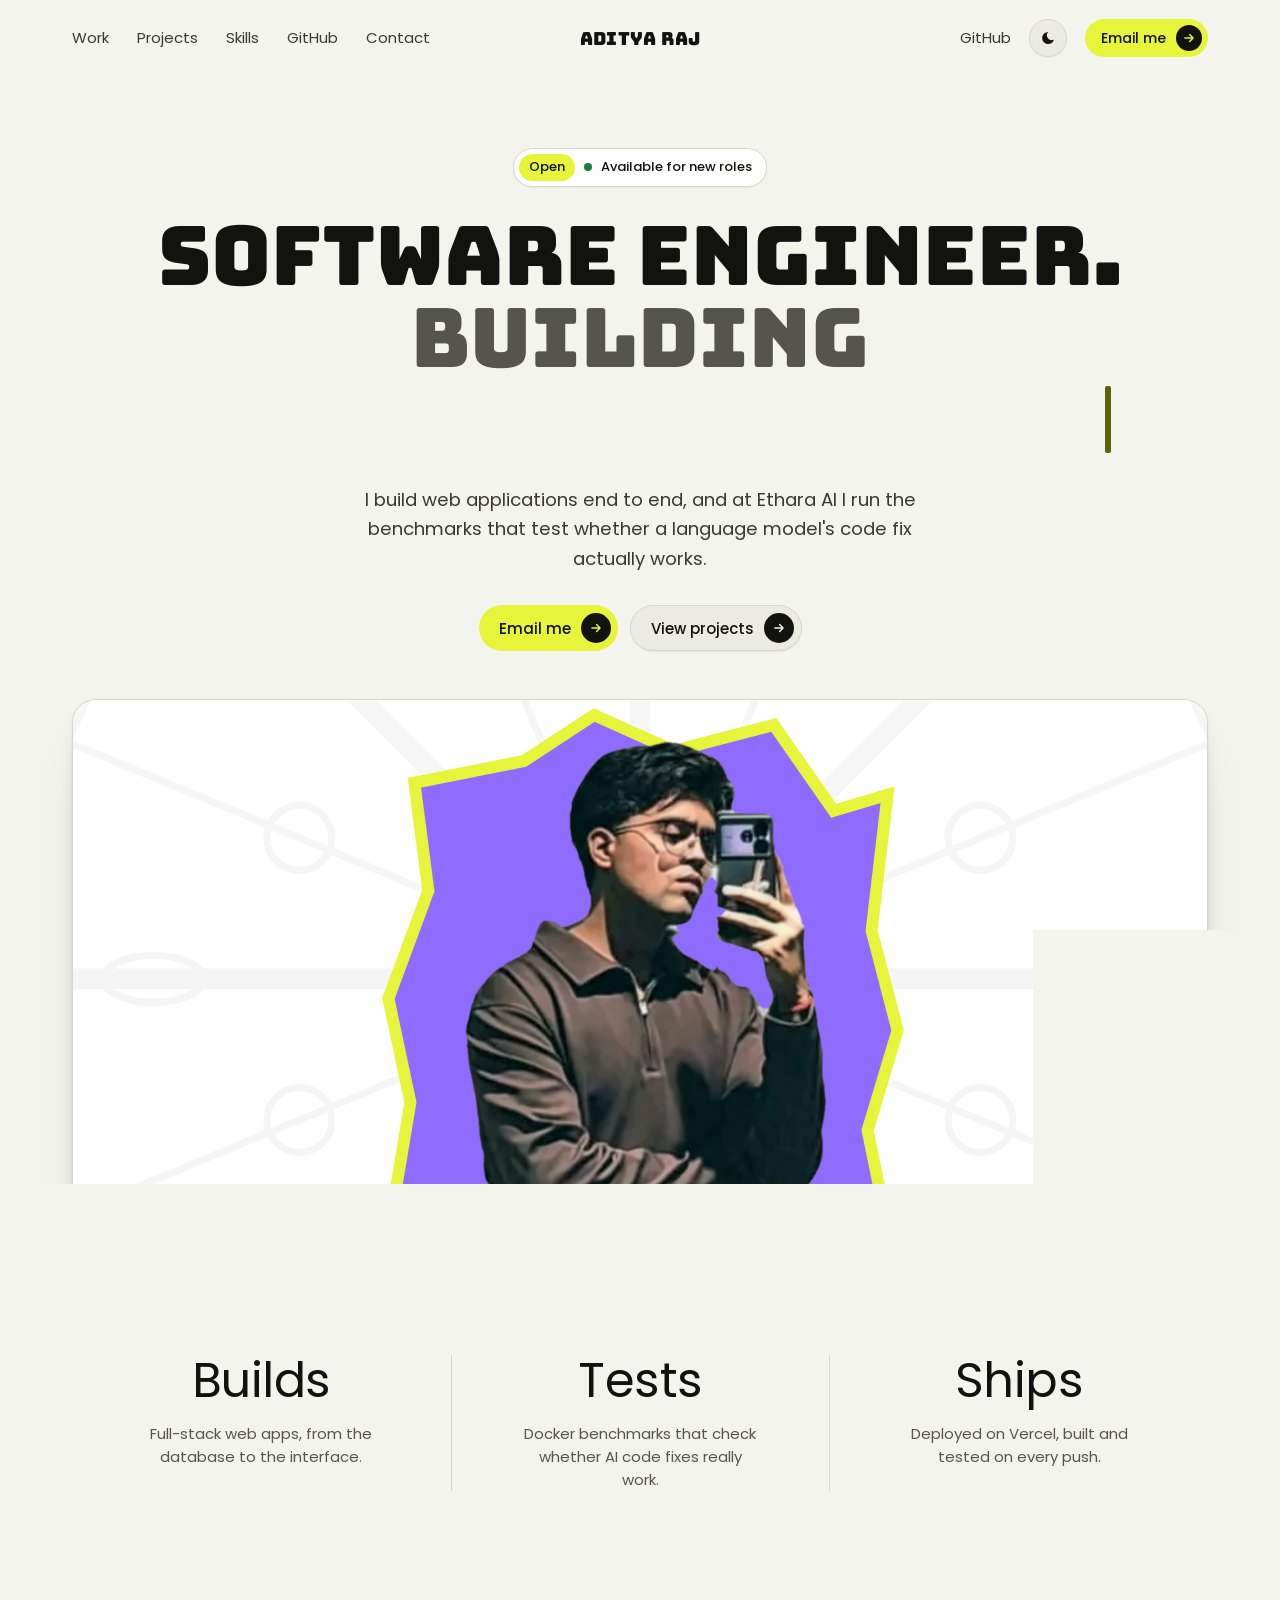
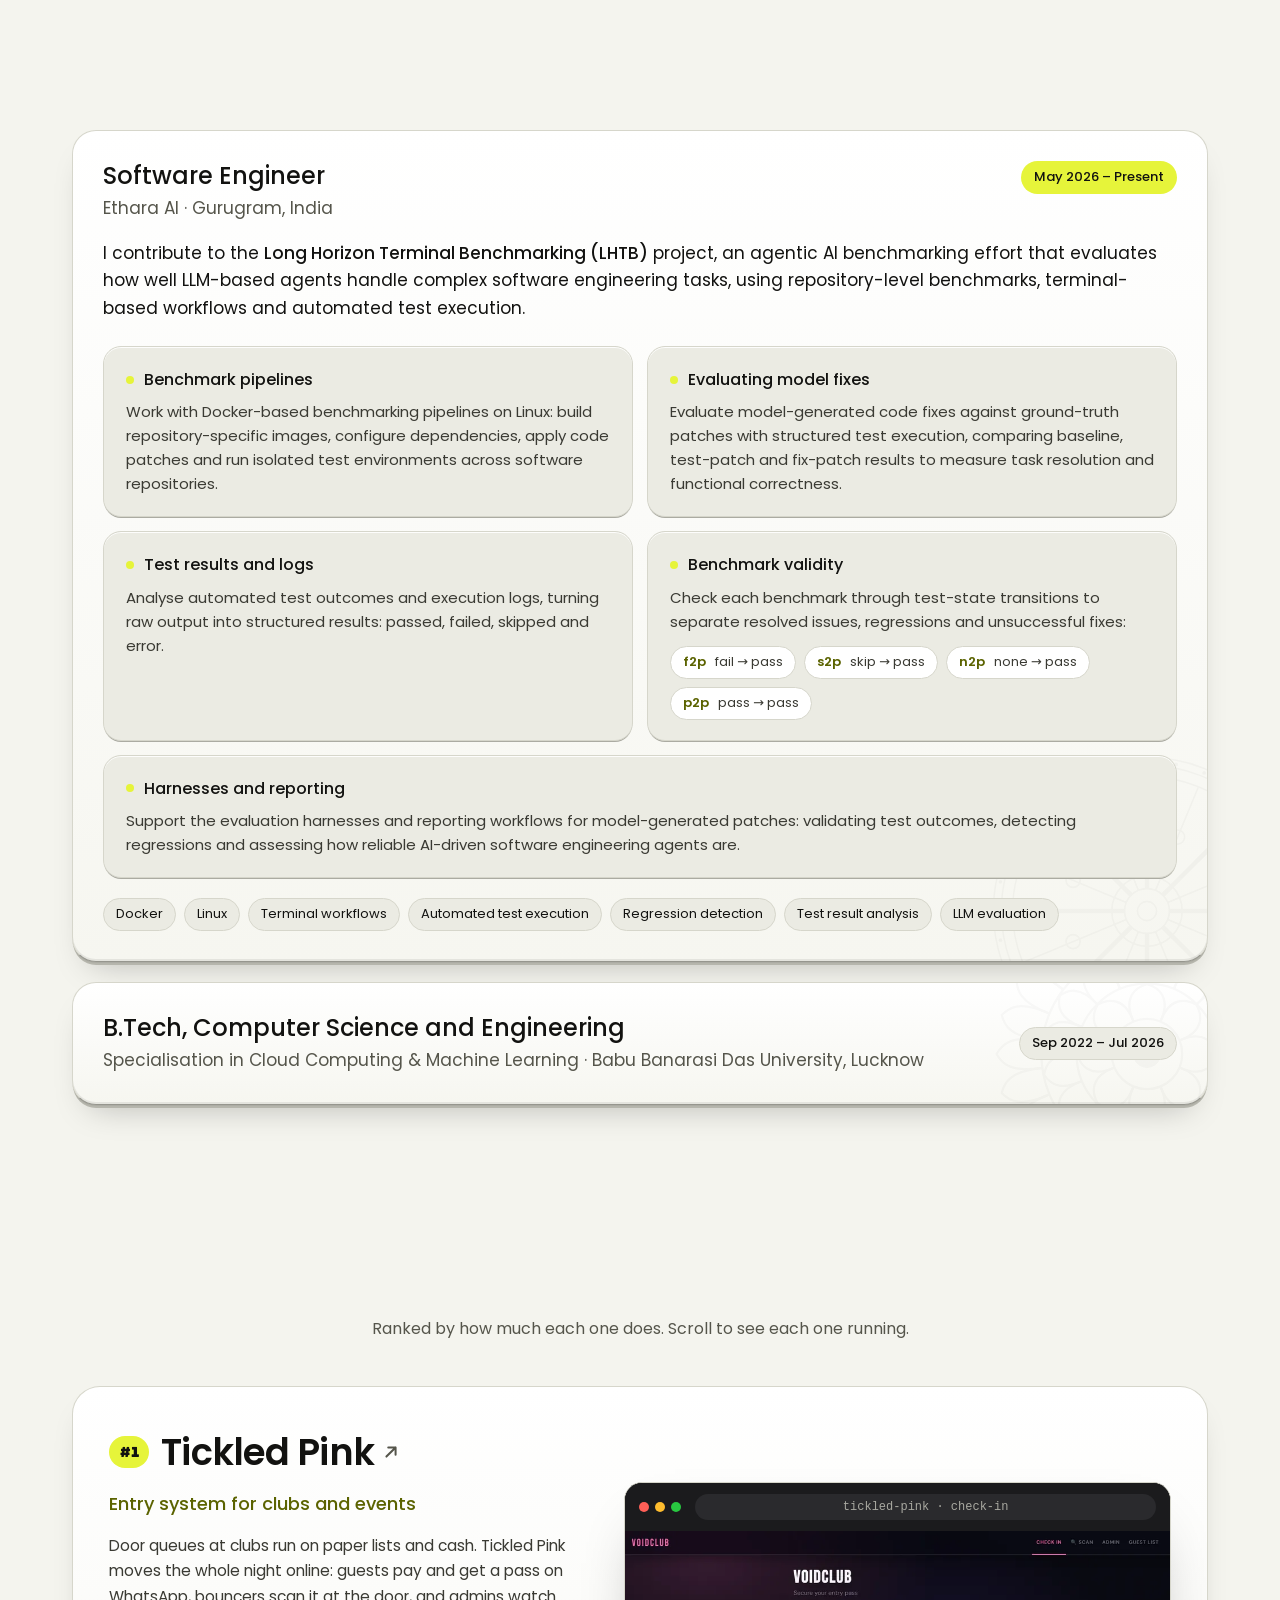
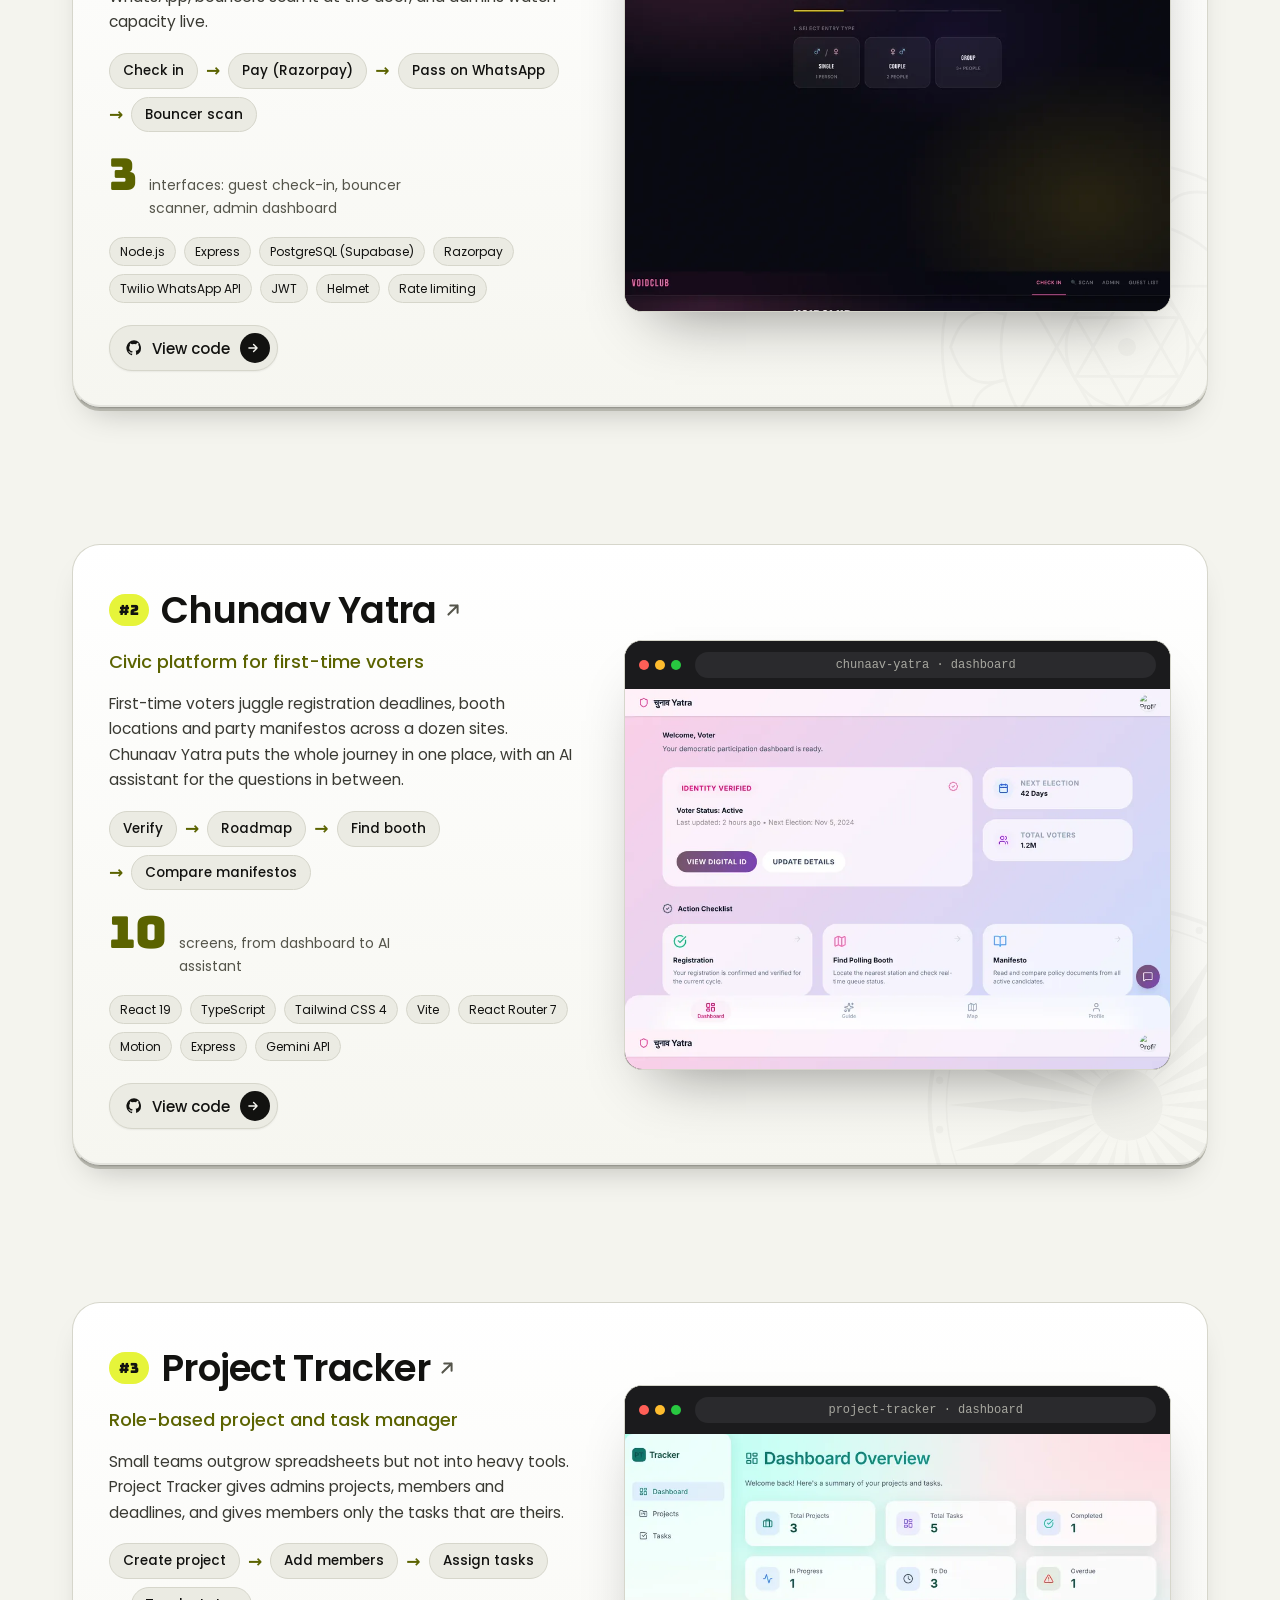
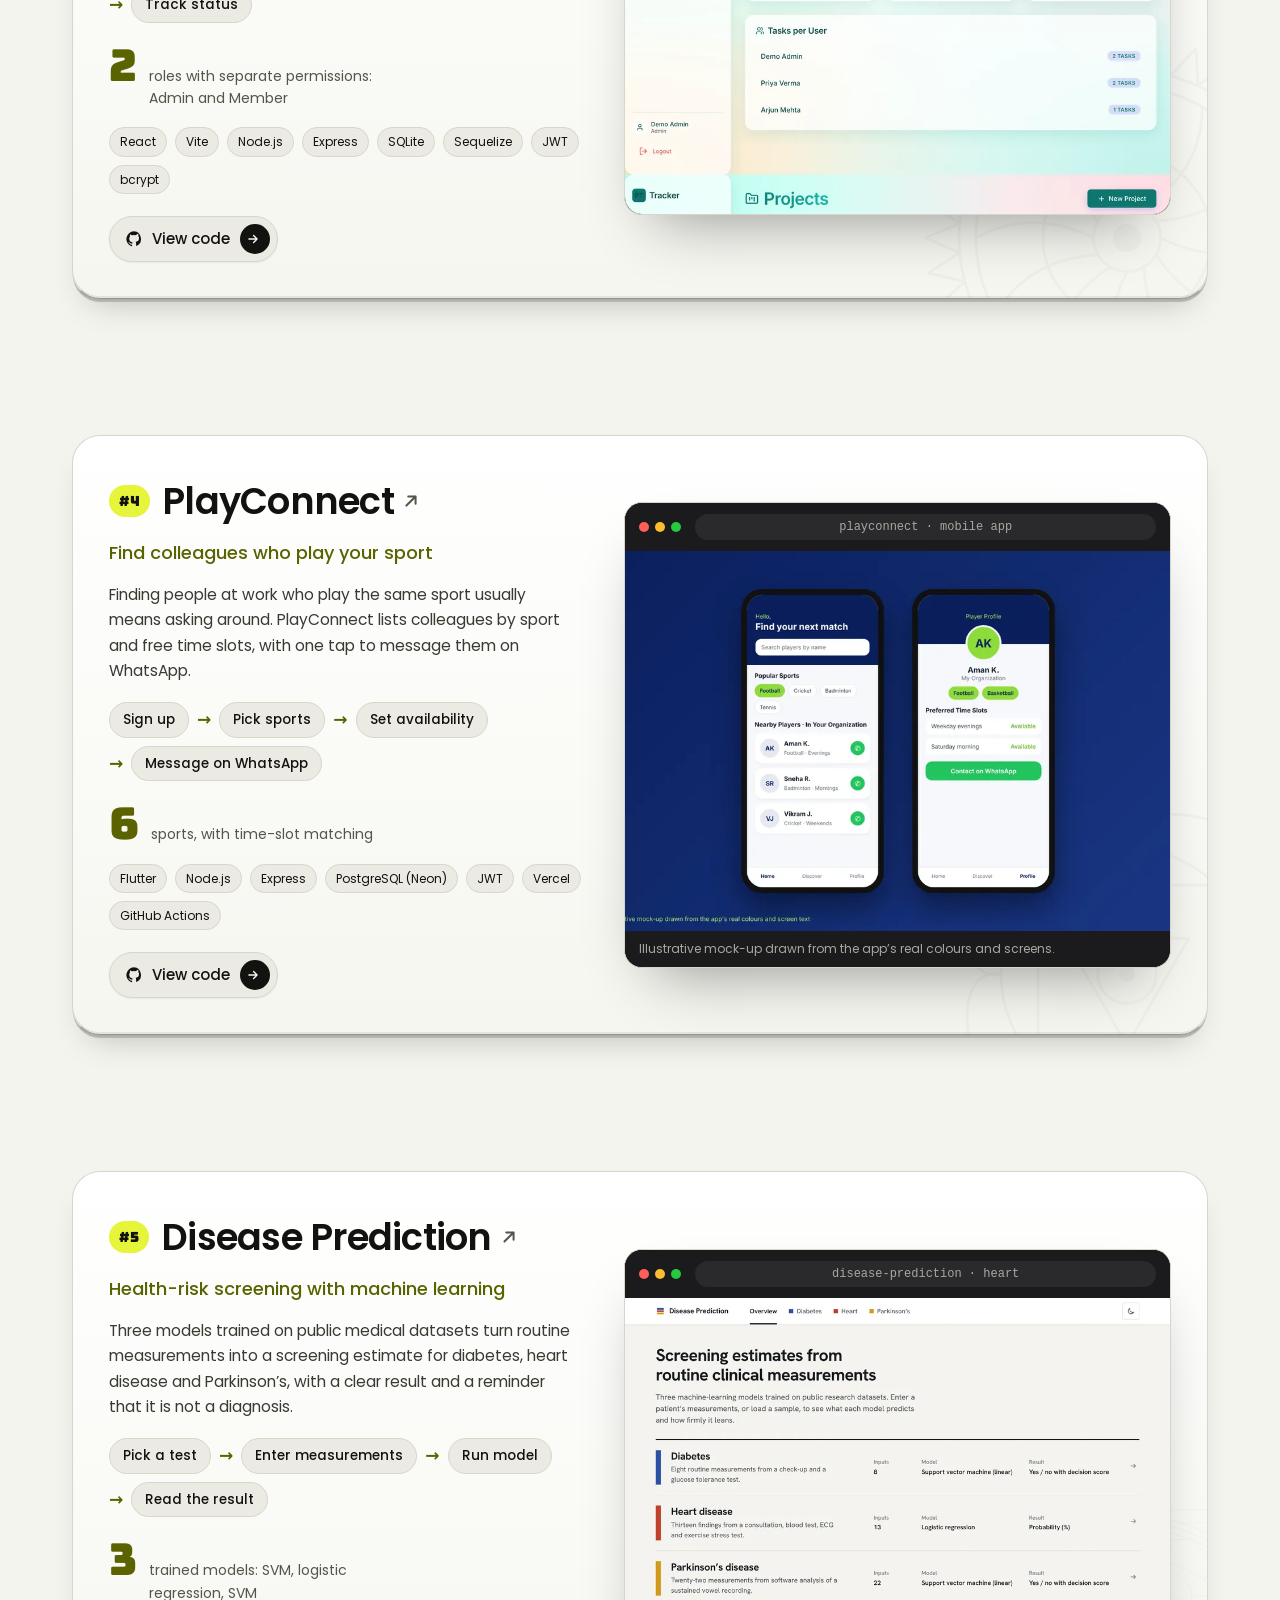
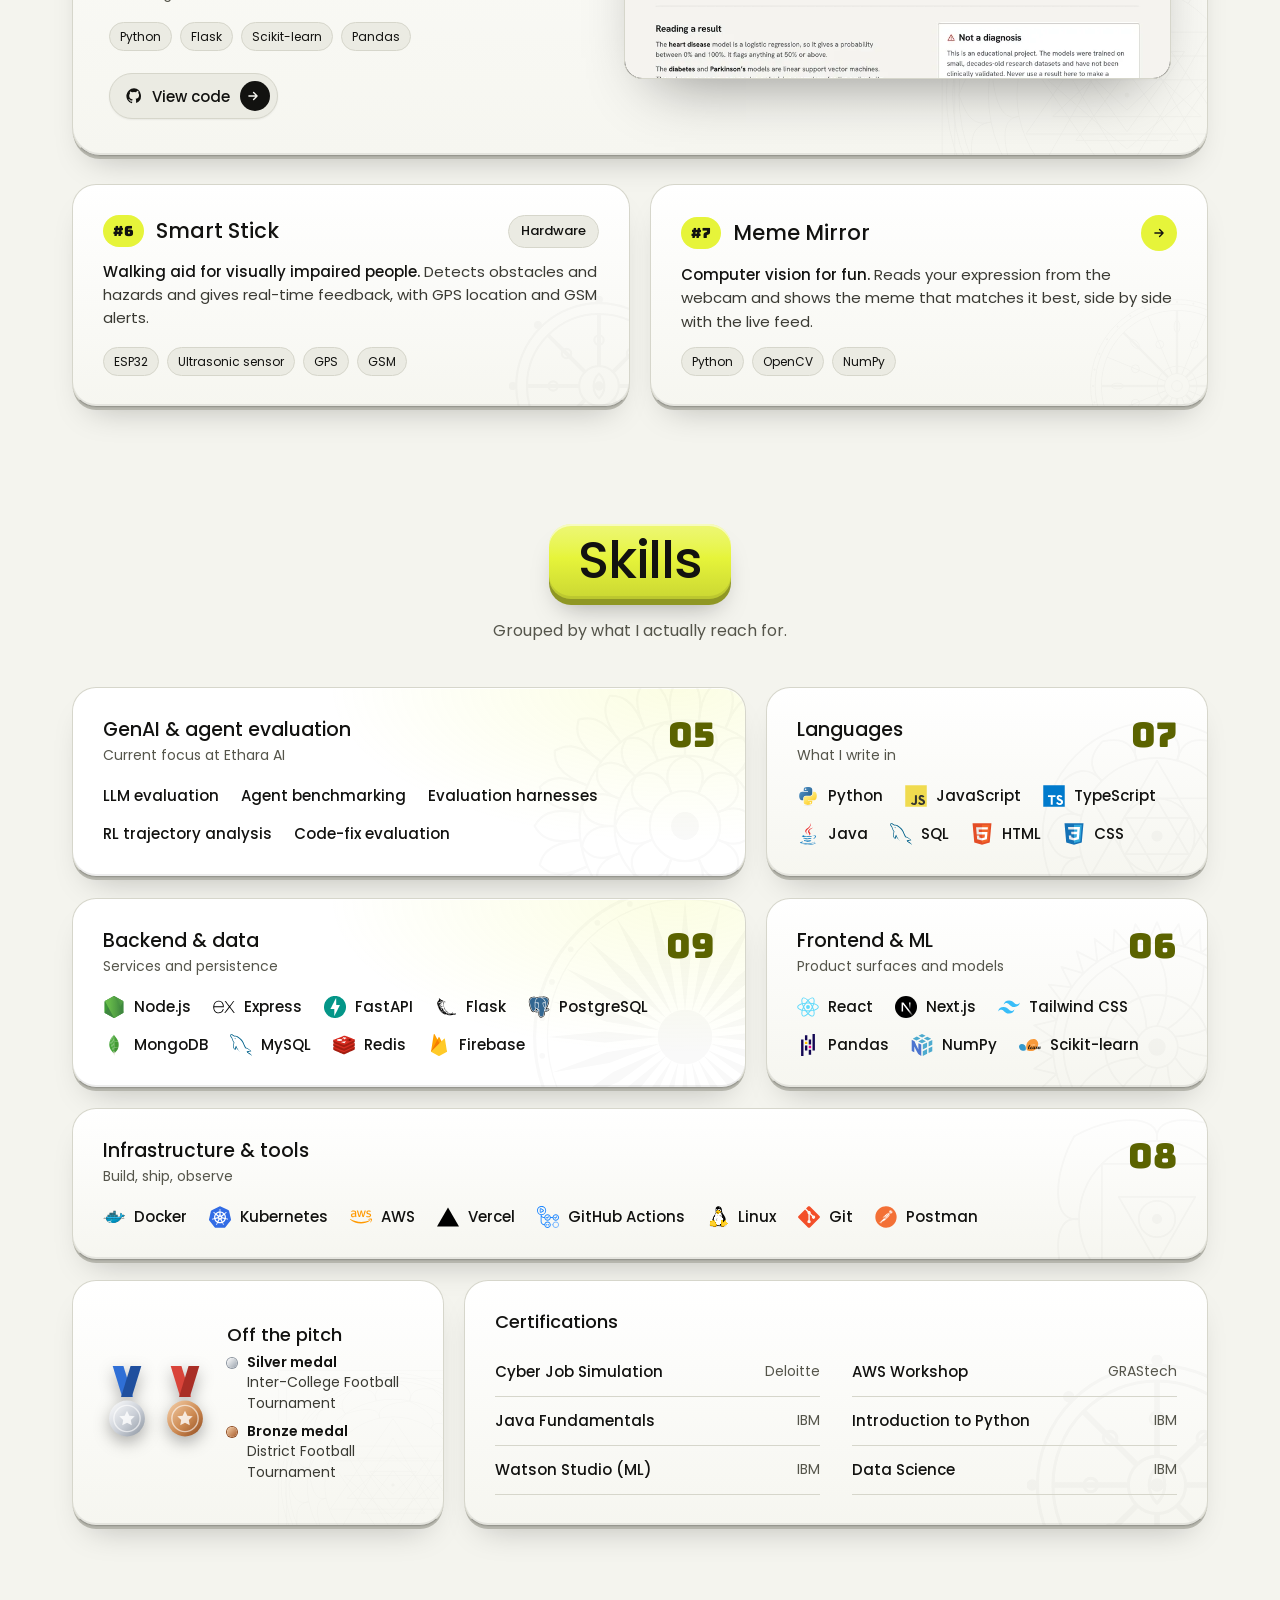
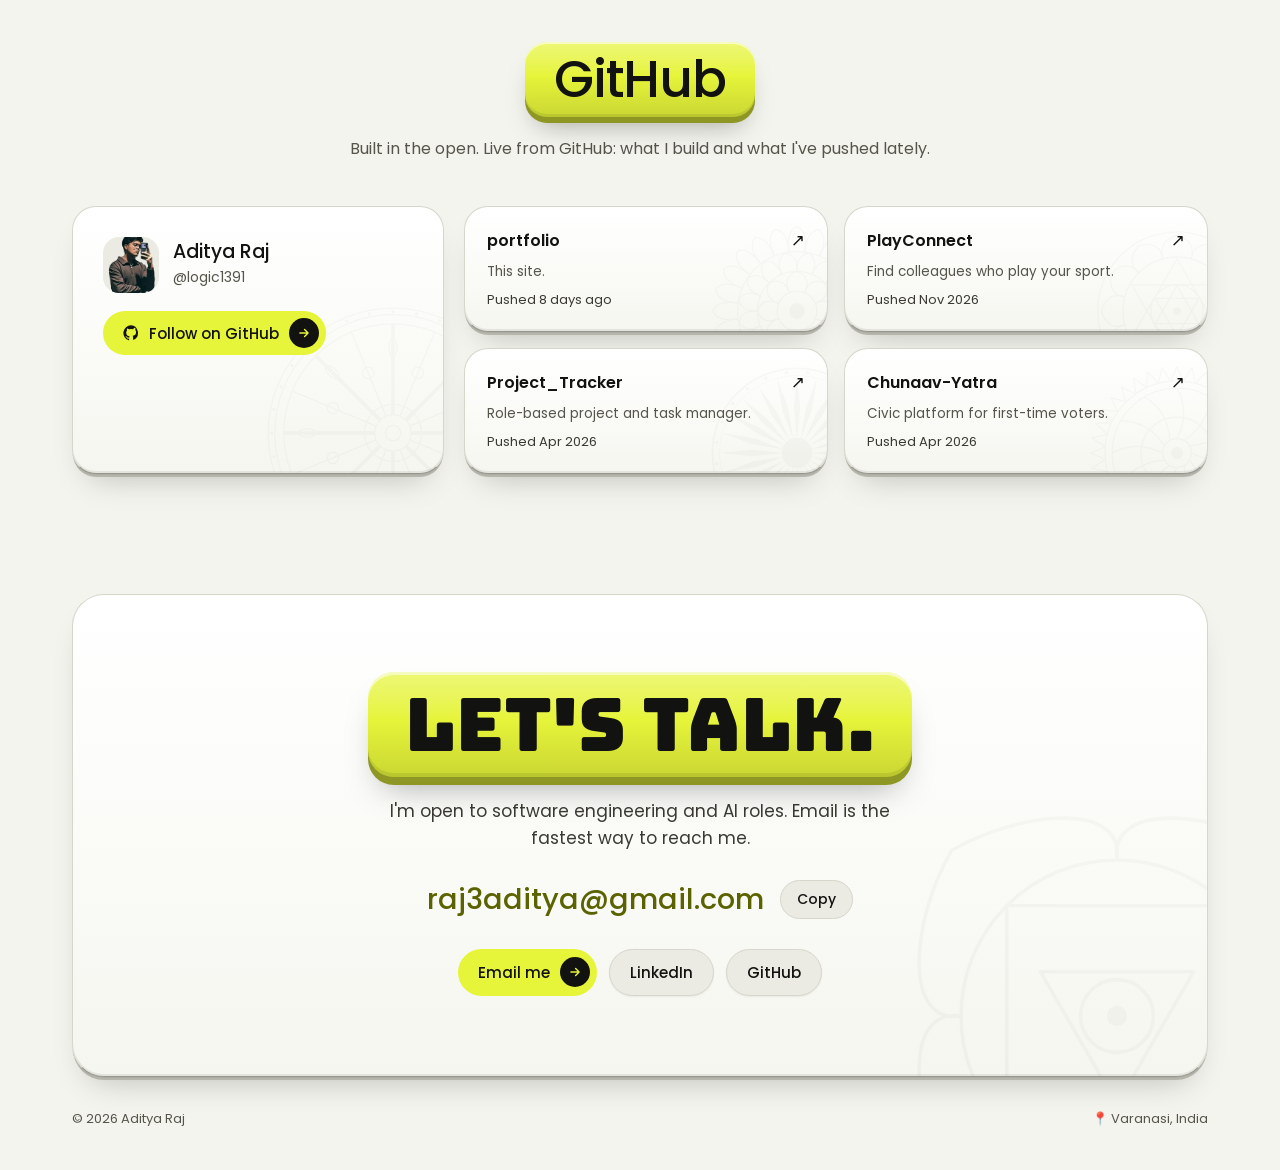
<file: index.html>
<!doctype html>
<html lang="en" data-theme="light">
<head>
  <meta charset="utf-8" />
  <meta name="viewport" content="width=device-width, initial-scale=1, viewport-fit=cover" />
  <title>Aditya Raj · Software Engineer</title>
  <meta name="description" content="Aditya Raj, Software Engineer at Ethara AI. Builds full-stack apps, tests AI coding agents, ships with CI." />
  <meta name="theme-color" content="#f4f4ee" />
  <link rel="icon" href="favicon.svg" type="image/svg+xml" />
  <link rel="canonical" href="https://logic1391.github.io/portfolio/" />
  <meta property="og:type" content="website" />
  <meta property="og:url" content="https://logic1391.github.io/portfolio/" />
  <meta property="og:title" content="Aditya Raj · Software Engineer" />
  <meta property="og:description" content="Software Engineer at Ethara AI. I build full-stack apps and test how well AI agents write code." />
  <meta property="og:image" content="https://logic1391.github.io/portfolio/og-image.png" />
  <meta property="og:image:width" content="1200" />
  <meta property="og:image:height" content="630" />
  <meta name="twitter:card" content="summary_large_image" />
  <script>try{localStorage.removeItem("theme");var t=sessionStorage.getItem("theme");if(t)document.documentElement.dataset.theme=t}catch(e){}</script>
  <link rel="preconnect" href="https://fonts.googleapis.com" />
  <link rel="preconnect" href="https://fonts.gstatic.com" crossorigin />
  <link href="https://fonts.googleapis.com/css2?family=Bungee&amp;family=Poppins:wght@400;500;600&amp;display=swap" rel="stylesheet" />
  <link rel="stylesheet" href="style.css" />
  <link rel="stylesheet" href="chakras.css" />
</head>
<body>
  <a class="skip" href="#top">Skip to content</a>
  <div class="nav-shell" id="navShell">
  <header class="nav wrap">
    <nav class="nav-links" aria-label="Sections">
      <a href="#work">Work</a><a href="#projects">Projects</a><a href="#skills">Skills</a><a href="#github">GitHub</a><a href="#contact">Contact</a>
    </nav>
    <a class="logo" href="#top">ADITYA RAJ</a>
    <div class="nav-right">
      <a class="nav-gh" href="https://github.com/logic1391" target="_blank" rel="noopener">GitHub</a>
      <button class="theme" id="themeToggle" type="button" aria-label="Switch light or dark appearance">
        <svg class="i-sun" viewBox="0 0 24 24" width="16" height="16" aria-hidden="true"><circle cx="12" cy="12" r="4.2" fill="currentColor"/><path stroke="currentColor" stroke-width="1.8" stroke-linecap="round" d="M12 2.5v2M12 19.5v2M2.5 12h2M19.5 12h2M5.3 5.3l1.4 1.4M17.3 17.3l1.4 1.4M5.3 18.7l1.4-1.4M17.3 6.7l1.4-1.4"/></svg>
        <svg class="i-moon" viewBox="0 0 24 24" width="16" height="16" aria-hidden="true"><path fill="currentColor" d="M12.3 3a9 9 0 1 0 8.7 11.2A7.2 7.2 0 0 1 12.3 3Z"/></svg>
      </button>
      <a class="btn btn-acid" href="https://mail.google.com/mail/?view=cm&amp;fs=1&amp;to=raj3aditya@gmail.com&amp;su=Opportunity%20for%20Aditya%20Raj" target="_blank" rel="noopener">Email me<span class="disc"><svg viewBox="0 0 24 24" width="14" height="14" aria-hidden="true"><path d="M5 12h14M13 6l6 6-6 6" fill="none" stroke="currentColor" stroke-width="2.4" stroke-linecap="round" stroke-linejoin="round"/></svg></span></a>
    </div>
  </header>
  <nav class="nav-mobile wrap" aria-label="Sections">
    <a href="#work">Work</a><a href="#projects">Projects</a><a href="#skills">Skills</a><a href="#github">GitHub</a><a href="#contact">Contact</a>
  </nav>
  </div>

  <main id="top">
    <section class="hero wrap">
      <p class="badge in" style="--i:0"><span class="badge-tag">Open</span><span class="live"></span>Available for new roles</p>
      <h1 class="in" style="--i:1">Software Engineer.<br /><span class="soft">Building </span><span class="rotator" id="rotator" aria-live="off"><span class="rot-word">reliable backends</span><span class="caret" aria-hidden="true"></span></span></h1>
      <p class="lead in" style="--i:2">I build web applications end to end, and at Ethara AI I run the benchmarks that test whether a language model's code fix actually works.</p>
      <div class="actions in" style="--i:3">
        <a class="btn btn-acid" href="https://mail.google.com/mail/?view=cm&amp;fs=1&amp;to=raj3aditya@gmail.com&amp;su=Opportunity%20for%20Aditya%20Raj" target="_blank" rel="noopener">Email me<span class="disc"><svg viewBox="0 0 24 24" width="14" height="14" aria-hidden="true"><path d="M5 12h14M13 6l6 6-6 6" fill="none" stroke="currentColor" stroke-width="2.4" stroke-linecap="round" stroke-linejoin="round"/></svg></span></a>
        <a class="btn btn-ghost" href="#projects">View projects<span class="disc"><svg viewBox="0 0 24 24" width="14" height="14" aria-hidden="true"><path d="M5 12h14M13 6l6 6-6 6" fill="none" stroke="currentColor" stroke-width="2.4" stroke-linecap="round" stroke-linejoin="round"/></svg></span></a>
      </div>
    </section>

    <section class="wrap" aria-label="Portrait">
      <div class="portrait in" style="--i:4">
        <div class="tex-wheel" aria-hidden="true"></div>
        <svg class="shape" viewBox="0 0 1136 560" preserveAspectRatio="xMidYMax slice" aria-hidden="true">
          <polygon class="jag jag-wide" points="312,560 338,404 316,300 356,192 342,84 452,62 522,16 602,52 702,26 762,112 816,96 800,232 826,332 796,432 822,560"/>
          <polygon class="jag jag-tight" points="345,560 360,420 345,320 390,250 420,160 410,90 500,70 560,30 620,70 690,50 720,130 712,240 780,300 770,420 790,560"/>
        </svg>
        <img src="portrait.webp" alt="Aditya Raj" width="608" height="743" />
      </div>
    </section>

    <section class="statements wrap reveal" aria-label="What I do">
      <div><h2>Builds</h2><p>Full-stack web apps, from the database to the interface.</p></div>
      <div><h2>Tests</h2><p>Docker benchmarks that check whether AI code fixes really work.</p></div>
      <div><h2>Ships</h2><p>Deployed on Vercel, built and tested on every push.</p></div>
    </section>

    <section id="work" class="section wrap reveal">
      <header class="sec-head"><h2>Experience</h2></header>
      <div class="xp-grid">
        <article class="card xp">
          <div class="xp-top">
            <div><h3>Software Engineer</h3><p class="mute">Ethara AI · Gurugram, India</p></div>
            <span class="tag tag-acid">May 2026 – Present</span>
          </div>
          <p class="xp-sum">I contribute to the <strong>Long Horizon Terminal Benchmarking (LHTB)</strong> project, an agentic AI benchmarking effort that evaluates how well LLM-based agents handle complex software engineering tasks, using repository-level benchmarks, terminal-based workflows and automated test execution.</p>
          <div class="xp-areas">
            <section class="xp-area">
              <h4>Benchmark pipelines</h4>
              <p>Work with Docker-based benchmarking pipelines on Linux: build repository-specific images, configure dependencies, apply code patches and run isolated test environments across software repositories.</p>
            </section>
            <section class="xp-area">
              <h4>Evaluating model fixes</h4>
              <p>Evaluate model-generated code fixes against ground-truth patches with structured test execution, comparing baseline, test-patch and fix-patch results to measure task resolution and functional correctness.</p>
            </section>
            <section class="xp-area">
              <h4>Test results and logs</h4>
              <p>Analyse automated test outcomes and execution logs, turning raw output into structured results: passed, failed, skipped and error.</p>
            </section>
            <section class="xp-area">
              <h4>Benchmark validity</h4>
              <p>Check each benchmark through test-state transitions to separate resolved issues, regressions and unsuccessful fixes:</p>
              <ul class="states">
                <li><b>f2p</b> fail → pass</li><li><b>s2p</b> skip → pass</li><li><b>n2p</b> none → pass</li><li><b>p2p</b> pass → pass</li>
              </ul>
            </section>
            <section class="xp-area xp-area-wide">
              <h4>Harnesses and reporting</h4>
              <p>Support the evaluation harnesses and reporting workflows for model-generated patches: validating test outcomes, detecting regressions and assessing how reliable AI-driven software engineering agents are.</p>
            </section>
          </div>
          <ul class="chips xp-tools" aria-label="Tools used in this role">
            <li>Docker</li><li>Linux</li><li>Terminal workflows</li><li>Automated test execution</li><li>Regression detection</li><li>Test result analysis</li><li>LLM evaluation</li>
          </ul>
        </article>
        <article class="card xp edu">
          <div class="xp-top">
            <div><h3>B.Tech, Computer Science and Engineering</h3><p class="mute">Specialisation in Cloud Computing &amp; Machine Learning · Babu Banarasi Das University, Lucknow</p></div>
            <span class="tag">Sep 2022 – Jul 2026</span>
          </div>
        </article>
      </div>
    </section>

    <section id="projects" class="section wrap reveal">
      <header class="sec-head"><h2>Featured projects</h2><p class="sec-sub">Ranked by how much each one does. Scroll to see each one running.</p></header>
      <div class="work-stack">
      <article class="work-card" id="p-tickled-pink" style="--n:1">
        <div class="work-text">
          <div class="work-title"><span class="rank">#1</span><h3><a href="https://github.com/logic1391/TICKLED-PINK-ENTRY-SYSTEM" target="_blank" rel="noopener">Tickled Pink <svg viewBox="0 0 24 24" width="22" height="22" aria-hidden="true"><path d="M7 17 17 7M9 7h8v8" fill="none" stroke="currentColor" stroke-width="2.2" stroke-linecap="round" stroke-linejoin="round"/></svg></a></h3></div>
          <p class="work-tag">Entry system for clubs and events</p>
          <p class="work-why">Door queues at clubs run on paper lists and cash. Tickled Pink moves the whole night online: guests pay and get a pass on WhatsApp, bouncers scan it at the door, and admins watch capacity live.</p>
          <ol class="flow" aria-label="How it works"><li><span>Check in</span></li><li><span>Pay (Razorpay)</span></li><li><span>Pass on WhatsApp</span></li><li><span>Bouncer scan</span></li></ol>
          <p class="work-stat"><b>3</b><span>interfaces: guest check-in, bouncer scanner, admin dashboard</span></p>
          <ul class="chips p-chips" aria-label="Tech stack"><li>Node.js</li><li>Express</li><li>PostgreSQL (Supabase)</li><li>Razorpay</li><li>Twilio WhatsApp API</li><li>JWT</li><li>Helmet</li><li>Rate limiting</li></ul>
          <a class="btn btn-ghost work-btn" href="https://github.com/logic1391/TICKLED-PINK-ENTRY-SYSTEM" target="_blank" rel="noopener"><svg viewBox="0 0 24 24" width="16" height="16" aria-hidden="true"><path fill="currentColor" d="M12 .5A11.5 11.5 0 0 0 8.4 22.9c.6.1.8-.3.8-.6v-2c-3.2.7-3.9-1.5-3.9-1.5-.5-1.3-1.3-1.7-1.3-1.7-1-.7.1-.7.1-.7 1.2.1 1.8 1.2 1.8 1.2 1 1.8 2.8 1.3 3.5 1 .1-.8.4-1.3.7-1.6-2.6-.3-5.3-1.3-5.3-5.7 0-1.3.5-2.3 1.2-3.1-.1-.3-.5-1.5.1-3.1 0 0 1-.3 3.2 1.2a11 11 0 0 1 5.8 0C17.3 4 18.3 4.3 18.3 4.3c.6 1.6.2 2.8.1 3.1.8.8 1.2 1.8 1.2 3.1 0 4.4-2.7 5.4-5.3 5.7.4.4.8 1.1.8 2.2v3.3c0 .3.2.7.8.6A11.5 11.5 0 0 0 12 .5Z"/></svg> View code<span class="disc"><svg viewBox="0 0 24 24" width="14" height="14" aria-hidden="true"><path d="M5 12h14M13 6l6 6-6 6" fill="none" stroke="currentColor" stroke-width="2.4" stroke-linecap="round" stroke-linejoin="round"/></svg></span></a>
        </div>
        <figure class="demo">
          <div class="demo-bar"><span class="dots"><i></i><i></i><i></i></span><span class="demo-url">tickled-pink · check-in</span></div>
          <div class="demo-view"><img src="demos/tickled-pink.webp" alt="Screens from Tickled Pink" decoding="async" /></div>
          
        </figure>
      </article>
      <article class="work-card" id="p-chunaav-yatra" style="--n:2">
        <div class="work-text">
          <div class="work-title"><span class="rank">#2</span><h3><a href="https://github.com/logic1391/Chunaav-Yatra" target="_blank" rel="noopener">Chunaav Yatra <svg viewBox="0 0 24 24" width="22" height="22" aria-hidden="true"><path d="M7 17 17 7M9 7h8v8" fill="none" stroke="currentColor" stroke-width="2.2" stroke-linecap="round" stroke-linejoin="round"/></svg></a></h3></div>
          <p class="work-tag">Civic platform for first-time voters</p>
          <p class="work-why">First-time voters juggle registration deadlines, booth locations and party manifestos across a dozen sites. Chunaav Yatra puts the whole journey in one place, with an AI assistant for the questions in between.</p>
          <ol class="flow" aria-label="How it works"><li><span>Verify</span></li><li><span>Roadmap</span></li><li><span>Find booth</span></li><li><span>Compare manifestos</span></li></ol>
          <p class="work-stat"><b>10</b><span>screens, from dashboard to AI assistant</span></p>
          <ul class="chips p-chips" aria-label="Tech stack"><li>React 19</li><li>TypeScript</li><li>Tailwind CSS 4</li><li>Vite</li><li>React Router 7</li><li>Motion</li><li>Express</li><li>Gemini API</li></ul>
          <a class="btn btn-ghost work-btn" href="https://github.com/logic1391/Chunaav-Yatra" target="_blank" rel="noopener"><svg viewBox="0 0 24 24" width="16" height="16" aria-hidden="true"><path fill="currentColor" d="M12 .5A11.5 11.5 0 0 0 8.4 22.9c.6.1.8-.3.8-.6v-2c-3.2.7-3.9-1.5-3.9-1.5-.5-1.3-1.3-1.7-1.3-1.7-1-.7.1-.7.1-.7 1.2.1 1.8 1.2 1.8 1.2 1 1.8 2.8 1.3 3.5 1 .1-.8.4-1.3.7-1.6-2.6-.3-5.3-1.3-5.3-5.7 0-1.3.5-2.3 1.2-3.1-.1-.3-.5-1.5.1-3.1 0 0 1-.3 3.2 1.2a11 11 0 0 1 5.8 0C17.3 4 18.3 4.3 18.3 4.3c.6 1.6.2 2.8.1 3.1.8.8 1.2 1.8 1.2 3.1 0 4.4-2.7 5.4-5.3 5.7.4.4.8 1.1.8 2.2v3.3c0 .3.2.7.8.6A11.5 11.5 0 0 0 12 .5Z"/></svg> View code<span class="disc"><svg viewBox="0 0 24 24" width="14" height="14" aria-hidden="true"><path d="M5 12h14M13 6l6 6-6 6" fill="none" stroke="currentColor" stroke-width="2.4" stroke-linecap="round" stroke-linejoin="round"/></svg></span></a>
        </div>
        <figure class="demo">
          <div class="demo-bar"><span class="dots"><i></i><i></i><i></i></span><span class="demo-url">chunaav-yatra · dashboard</span></div>
          <div class="demo-view"><img src="demos/chunaav-yatra.webp" alt="Screens from Chunaav Yatra" decoding="async" /></div>
          
        </figure>
      </article>
      <article class="work-card" id="p-project-tracker" style="--n:3">
        <div class="work-text">
          <div class="work-title"><span class="rank">#3</span><h3><a href="https://github.com/logic1391/Project_Tracker" target="_blank" rel="noopener">Project Tracker <svg viewBox="0 0 24 24" width="22" height="22" aria-hidden="true"><path d="M7 17 17 7M9 7h8v8" fill="none" stroke="currentColor" stroke-width="2.2" stroke-linecap="round" stroke-linejoin="round"/></svg></a></h3></div>
          <p class="work-tag">Role-based project and task manager</p>
          <p class="work-why">Small teams outgrow spreadsheets but not into heavy tools. Project Tracker gives admins projects, members and deadlines, and gives members only the tasks that are theirs.</p>
          <ol class="flow" aria-label="How it works"><li><span>Create project</span></li><li><span>Add members</span></li><li><span>Assign tasks</span></li><li><span>Track status</span></li></ol>
          <p class="work-stat"><b>2</b><span>roles with separate permissions: Admin and Member</span></p>
          <ul class="chips p-chips" aria-label="Tech stack"><li>React</li><li>Vite</li><li>Node.js</li><li>Express</li><li>SQLite</li><li>Sequelize</li><li>JWT</li><li>bcrypt</li></ul>
          <a class="btn btn-ghost work-btn" href="https://github.com/logic1391/Project_Tracker" target="_blank" rel="noopener"><svg viewBox="0 0 24 24" width="16" height="16" aria-hidden="true"><path fill="currentColor" d="M12 .5A11.5 11.5 0 0 0 8.4 22.9c.6.1.8-.3.8-.6v-2c-3.2.7-3.9-1.5-3.9-1.5-.5-1.3-1.3-1.7-1.3-1.7-1-.7.1-.7.1-.7 1.2.1 1.8 1.2 1.8 1.2 1 1.8 2.8 1.3 3.5 1 .1-.8.4-1.3.7-1.6-2.6-.3-5.3-1.3-5.3-5.7 0-1.3.5-2.3 1.2-3.1-.1-.3-.5-1.5.1-3.1 0 0 1-.3 3.2 1.2a11 11 0 0 1 5.8 0C17.3 4 18.3 4.3 18.3 4.3c.6 1.6.2 2.8.1 3.1.8.8 1.2 1.8 1.2 3.1 0 4.4-2.7 5.4-5.3 5.7.4.4.8 1.1.8 2.2v3.3c0 .3.2.7.8.6A11.5 11.5 0 0 0 12 .5Z"/></svg> View code<span class="disc"><svg viewBox="0 0 24 24" width="14" height="14" aria-hidden="true"><path d="M5 12h14M13 6l6 6-6 6" fill="none" stroke="currentColor" stroke-width="2.4" stroke-linecap="round" stroke-linejoin="round"/></svg></span></a>
        </div>
        <figure class="demo">
          <div class="demo-bar"><span class="dots"><i></i><i></i><i></i></span><span class="demo-url">project-tracker · dashboard</span></div>
          <div class="demo-view"><img src="demos/project-tracker.webp" alt="Screens from Project Tracker" decoding="async" /></div>
          
        </figure>
      </article>
      <article class="work-card" id="p-playconnect" style="--n:4">
        <div class="work-text">
          <div class="work-title"><span class="rank">#4</span><h3><a href="https://github.com/logic1391/PlayConnect" target="_blank" rel="noopener">PlayConnect <svg viewBox="0 0 24 24" width="22" height="22" aria-hidden="true"><path d="M7 17 17 7M9 7h8v8" fill="none" stroke="currentColor" stroke-width="2.2" stroke-linecap="round" stroke-linejoin="round"/></svg></a></h3></div>
          <p class="work-tag">Find colleagues who play your sport</p>
          <p class="work-why">Finding people at work who play the same sport usually means asking around. PlayConnect lists colleagues by sport and free time slots, with one tap to message them on WhatsApp.</p>
          <ol class="flow" aria-label="How it works"><li><span>Sign up</span></li><li><span>Pick sports</span></li><li><span>Set availability</span></li><li><span>Message on WhatsApp</span></li></ol>
          <p class="work-stat"><b>6</b><span>sports, with time-slot matching</span></p>
          <ul class="chips p-chips" aria-label="Tech stack"><li>Flutter</li><li>Node.js</li><li>Express</li><li>PostgreSQL (Neon)</li><li>JWT</li><li>Vercel</li><li>GitHub Actions</li></ul>
          <a class="btn btn-ghost work-btn" href="https://github.com/logic1391/PlayConnect" target="_blank" rel="noopener"><svg viewBox="0 0 24 24" width="16" height="16" aria-hidden="true"><path fill="currentColor" d="M12 .5A11.5 11.5 0 0 0 8.4 22.9c.6.1.8-.3.8-.6v-2c-3.2.7-3.9-1.5-3.9-1.5-.5-1.3-1.3-1.7-1.3-1.7-1-.7.1-.7.1-.7 1.2.1 1.8 1.2 1.8 1.2 1 1.8 2.8 1.3 3.5 1 .1-.8.4-1.3.7-1.6-2.6-.3-5.3-1.3-5.3-5.7 0-1.3.5-2.3 1.2-3.1-.1-.3-.5-1.5.1-3.1 0 0 1-.3 3.2 1.2a11 11 0 0 1 5.8 0C17.3 4 18.3 4.3 18.3 4.3c.6 1.6.2 2.8.1 3.1.8.8 1.2 1.8 1.2 3.1 0 4.4-2.7 5.4-5.3 5.7.4.4.8 1.1.8 2.2v3.3c0 .3.2.7.8.6A11.5 11.5 0 0 0 12 .5Z"/></svg> View code<span class="disc"><svg viewBox="0 0 24 24" width="14" height="14" aria-hidden="true"><path d="M5 12h14M13 6l6 6-6 6" fill="none" stroke="currentColor" stroke-width="2.4" stroke-linecap="round" stroke-linejoin="round"/></svg></span></a>
        </div>
        <figure class="demo">
          <div class="demo-bar"><span class="dots"><i></i><i></i><i></i></span><span class="demo-url">playconnect · mobile app</span></div>
          <div class="demo-view"><img src="demos/playconnect.webp" alt="Screens from PlayConnect" decoding="async" /></div>
          <figcaption class="demo-note">Illustrative mock-up drawn from the app’s real colours and screens.</figcaption>
        </figure>
      </article>
      <article class="work-card" id="p-disease-prediction" style="--n:5">
        <div class="work-text">
          <div class="work-title"><span class="rank">#5</span><h3><a href="https://github.com/logic1391/Disease_Prediction" target="_blank" rel="noopener">Disease Prediction <svg viewBox="0 0 24 24" width="22" height="22" aria-hidden="true"><path d="M7 17 17 7M9 7h8v8" fill="none" stroke="currentColor" stroke-width="2.2" stroke-linecap="round" stroke-linejoin="round"/></svg></a></h3></div>
          <p class="work-tag">Health-risk screening with machine learning</p>
          <p class="work-why">Three models trained on public medical datasets turn routine measurements into a screening estimate for diabetes, heart disease and Parkinson’s, with a clear result and a reminder that it is not a diagnosis.</p>
          <ol class="flow" aria-label="How it works"><li><span>Pick a test</span></li><li><span>Enter measurements</span></li><li><span>Run model</span></li><li><span>Read the result</span></li></ol>
          <p class="work-stat"><b>3</b><span>trained models: SVM, logistic regression, SVM</span></p>
          <ul class="chips p-chips" aria-label="Tech stack"><li>Python</li><li>Flask</li><li>Scikit-learn</li><li>Pandas</li></ul>
          <a class="btn btn-ghost work-btn" href="https://github.com/logic1391/Disease_Prediction" target="_blank" rel="noopener"><svg viewBox="0 0 24 24" width="16" height="16" aria-hidden="true"><path fill="currentColor" d="M12 .5A11.5 11.5 0 0 0 8.4 22.9c.6.1.8-.3.8-.6v-2c-3.2.7-3.9-1.5-3.9-1.5-.5-1.3-1.3-1.7-1.3-1.7-1-.7.1-.7.1-.7 1.2.1 1.8 1.2 1.8 1.2 1 1.8 2.8 1.3 3.5 1 .1-.8.4-1.3.7-1.6-2.6-.3-5.3-1.3-5.3-5.7 0-1.3.5-2.3 1.2-3.1-.1-.3-.5-1.5.1-3.1 0 0 1-.3 3.2 1.2a11 11 0 0 1 5.8 0C17.3 4 18.3 4.3 18.3 4.3c.6 1.6.2 2.8.1 3.1.8.8 1.2 1.8 1.2 3.1 0 4.4-2.7 5.4-5.3 5.7.4.4.8 1.1.8 2.2v3.3c0 .3.2.7.8.6A11.5 11.5 0 0 0 12 .5Z"/></svg> View code<span class="disc"><svg viewBox="0 0 24 24" width="14" height="14" aria-hidden="true"><path d="M5 12h14M13 6l6 6-6 6" fill="none" stroke="currentColor" stroke-width="2.4" stroke-linecap="round" stroke-linejoin="round"/></svg></span></a>
        </div>
        <figure class="demo">
          <div class="demo-bar"><span class="dots"><i></i><i></i><i></i></span><span class="demo-url">disease-prediction · heart</span></div>
          <div class="demo-view"><img src="demos/disease-prediction.webp" alt="Screens from Disease Prediction" decoding="async" /></div>
          
        </figure>
      </article>
      </div>
      <div class="more-builds">
        <div class="card project">
          <div class="p-top"><span class="rank">#6</span><h3>Smart Stick</h3><span class="tag">Hardware</span></div>
          <p class="p-desc"><strong>Walking aid for visually impaired people.</strong> Detects obstacles and hazards and gives real-time feedback, with GPS location and GSM alerts.</p>
          <ul class="chips p-chips"><li>ESP32</li><li>Ultrasonic sensor</li><li>GPS</li><li>GSM</li></ul>
        </div>
        <a class="card project" href="https://github.com/logic1391/meme-mirror" target="_blank" rel="noopener">
          <div class="p-top"><span class="rank">#7</span><h3>Meme Mirror</h3><span class="disc disc-acid"><svg viewBox="0 0 24 24" width="14" height="14" aria-hidden="true"><path d="M5 12h14M13 6l6 6-6 6" fill="none" stroke="currentColor" stroke-width="2.4" stroke-linecap="round" stroke-linejoin="round"/></svg></span></div>
          <p class="p-desc"><strong>Computer vision for fun.</strong> Reads your expression from the webcam and shows the meme that matches it best, side by side with the live feed.</p>
          <ul class="chips p-chips"><li>Python</li><li>OpenCV</li><li>NumPy</li></ul>
        </a>
      </div>
    </section>

    <section id="skills" class="section wrap reveal">
      <header class="sec-head"><h2>Skills</h2><p class="sec-sub">Grouped by what I actually reach for.</p></header>
      <div class="skills-grid">
        <div class="card skill-card wide">
          <div class="skill-head"><div><h3>GenAI &amp; agent evaluation</h3><p>Current focus at Ethara AI</p></div><span class="skill-count">05</span></div>
          <ul class="chips skill-chips"><li>LLM evaluation</li><li>Agent benchmarking</li><li>Evaluation harnesses</li><li>RL trajectory analysis</li><li>Code-fix evaluation</li></ul>
        </div>
        <div class="card skill-card">
          <div class="skill-head"><div><h3>Languages</h3><p>What I write in</p></div><span class="skill-count">07</span></div>
          <ul class="chips skill-chips"><li><img src="icons/python.svg" alt="" width="16" height="16" />Python</li><li><img src="icons/javascript.svg" alt="" width="16" height="16" />JavaScript</li><li><img src="icons/typescript.svg" alt="" width="16" height="16" />TypeScript</li><li><img src="icons/openjdk.svg" alt="" width="16" height="16" />Java</li><li><img class="lift" src="icons/mysql.svg" alt="" width="16" height="16" />SQL</li><li><img src="icons/html5.svg" alt="" width="16" height="16" />HTML</li><li><img src="icons/css.svg" alt="" width="16" height="16" />CSS</li></ul>
        </div>
        <div class="card skill-card wide">
          <div class="skill-head"><div><h3>Backend &amp; data</h3><p>Services and persistence</p></div><span class="skill-count">09</span></div>
          <ul class="chips skill-chips"><li><img src="icons/nodedotjs.svg" alt="" width="16" height="16" />Node.js</li><li><img class="mono" src="icons/express.svg" alt="" width="16" height="16" />Express</li><li><img src="icons/fastapi.svg" alt="" width="16" height="16" />FastAPI</li><li><img class="lift" src="icons/flask.svg" alt="" width="16" height="16" />Flask</li><li><img src="icons/postgresql.svg" alt="" width="16" height="16" />PostgreSQL</li><li><img src="icons/mongodb.svg" alt="" width="16" height="16" />MongoDB</li><li><img class="lift" src="icons/mysql.svg" alt="" width="16" height="16" />MySQL</li><li><img src="icons/redis.svg" alt="" width="16" height="16" />Redis</li><li><img src="icons/firebase.svg" alt="" width="16" height="16" />Firebase</li></ul>
        </div>
        <div class="card skill-card">
          <div class="skill-head"><div><h3>Frontend &amp; ML</h3><p>Product surfaces and models</p></div><span class="skill-count">06</span></div>
          <ul class="chips skill-chips"><li><img src="icons/react.svg" alt="" width="16" height="16" />React</li><li><img class="mono" src="icons/nextdotjs.svg" alt="" width="16" height="16" />Next.js</li><li><img src="icons/tailwindcss.svg" alt="" width="16" height="16" />Tailwind CSS</li><li><img class="lift" src="icons/pandas.svg" alt="" width="16" height="16" />Pandas</li><li><img src="icons/numpy.svg" alt="" width="16" height="16" />NumPy</li><li><img src="icons/scikitlearn.svg" alt="" width="16" height="16" />Scikit-learn</li></ul>
        </div>
        <div class="card skill-card">
          <div class="skill-head"><div><h3>Infrastructure &amp; tools</h3><p>Build, ship, observe</p></div><span class="skill-count">08</span></div>
          <ul class="chips skill-chips"><li><img src="icons/docker.svg" alt="" width="16" height="16" />Docker</li><li><img src="icons/kubernetes.svg" alt="" width="16" height="16" />Kubernetes</li><li><img src="icons/amazonwebservices.svg" alt="" width="16" height="16" />AWS</li><li><img class="mono" src="icons/vercel.svg" alt="" width="16" height="16" />Vercel</li><li><img src="icons/githubactions.svg" alt="" width="16" height="16" />GitHub Actions</li><li><img src="icons/linux.svg" alt="" width="16" height="16" />Linux</li><li><img src="icons/git.svg" alt="" width="16" height="16" />Git</li><li><img src="icons/postman.svg" alt="" width="16" height="16" />Postman</li></ul>
        </div>
      </div>
      <div class="skills-extra">
      <div class="card pitch">
        <div class="medals">
          <svg class="medal" viewBox="0 0 40 62" width="48" height="74" role="img" aria-label="Silver medal">
          <defs><linearGradient id="g-silver" x1="0" y1="0" x2="1" y2="1"><stop offset="0" stop-color="#ffffff"/><stop offset=".55" stop-color="#c9ced6"/><stop offset="1" stop-color="#8a939e"/></linearGradient><clipPath id="c-silver"><circle cx="20" cy="44" r="15"/></clipPath></defs>
          <path d="M8 0h9l8 26h-9z" fill="#2f6fd6"/><path d="M32 0h-9l-8 26h9z" fill="#1f4f9e"/>
          <circle cx="20" cy="44" r="15" fill="url(#g-silver)"/><circle cx="20" cy="44" r="11" fill="none" stroke="rgba(255,255,255,.6)" stroke-width="1.2"/>
          <path d="M20 37.5l2 4.1 4.5.6-3.3 3.1.8 4.4L20 47.6l-4 2.1.8-4.4-3.3-3.1 4.5-.6z" fill="rgba(255,255,255,.8)"/>
          <g clip-path="url(#c-silver)"><g transform="rotate(25 20 44)"><rect class="shine" x="-30" y="10" width="10" height="70" fill="rgba(255,255,255,.75)"/></g></g>
        </svg>
          <svg class="medal" viewBox="0 0 40 62" width="48" height="74" role="img" aria-label="Bronze medal">
          <defs><linearGradient id="g-bronze" x1="0" y1="0" x2="1" y2="1"><stop offset="0" stop-color="#f6d2ad"/><stop offset=".55" stop-color="#cd8a52"/><stop offset="1" stop-color="#8f4a1f"/></linearGradient><clipPath id="c-bronze"><circle cx="20" cy="44" r="15"/></clipPath></defs>
          <path d="M8 0h9l8 26h-9z" fill="#d9443a"/><path d="M32 0h-9l-8 26h9z" fill="#a92e26"/>
          <circle cx="20" cy="44" r="15" fill="url(#g-bronze)"/><circle cx="20" cy="44" r="11" fill="none" stroke="rgba(255,255,255,.6)" stroke-width="1.2"/>
          <path d="M20 37.5l2 4.1 4.5.6-3.3 3.1.8 4.4L20 47.6l-4 2.1.8-4.4-3.3-3.1 4.5-.6z" fill="rgba(255,255,255,.8)"/>
          <g clip-path="url(#c-bronze)"><g transform="rotate(25 20 44)"><rect class="shine" x="-30" y="10" width="10" height="70" fill="rgba(255,255,255,.75)"/></g></g>
        </svg>
        </div>
        <div><h3>Off the pitch</h3>
          <ul class="medal-list">
            <li><span class="m-dot silver" aria-hidden="true"></span><span><b>Silver medal</b> Inter-College Football Tournament</span></li>
            <li><span class="m-dot bronze" aria-hidden="true"></span><span><b>Bronze medal</b> District Football Tournament</span></li>
          </ul></div>
      </div>
      <div class="card certs-card">
        <h3>Certifications</h3>
        <ul class="certs">
            <li><a href="https://forage-uploads-prod.s3.amazonaws.com/completion-certificates/9PBTqmSxAf6zZTseP/E9pA6qsdbeyEkp3ti_9PBTqmSxAf6zZTseP_rc3DuopNuHQvTm6rY_1749725185086_completion_certificate.pdf" target="_blank" rel="noopener"><span class="l-key">Cyber Job Simulation</span><span class="l-val">Deloitte</span></a></li>
            <li><a href="https://www.linkedin.com/posts/aditya-raj-23844a213_excited-to-share-that-ive-successfully-earned-activity-7376309366460837888-vXcP" target="_blank" rel="noopener"><span class="l-key">AWS Workshop</span><span class="l-val">GRAStech</span></a></li>
            <li><a href="https://drive.google.com/file/d/1uJQAl8pHjN89JBwfXQep6l-JEL1lpv0y/view" target="_blank" rel="noopener"><span class="l-key">Java Fundamentals</span><span class="l-val">IBM</span></a></li>
            <li><a href="https://drive.google.com/file/d/1WXgggpof4a6kG6ZODymoFSdRefAG7n-h/view" target="_blank" rel="noopener"><span class="l-key">Introduction to Python</span><span class="l-val">IBM</span></a></li>
            <li><a href="https://drive.google.com/file/d/1i_YUcaruaQzjbJXQFTF9K9z6M7lA2z5M/view" target="_blank" rel="noopener"><span class="l-key">Watson Studio (ML)</span><span class="l-val">IBM</span></a></li>
            <li><a href="https://drive.google.com/file/d/1rhxIygXos3Il3k7CMu34ovdp9Pp5xRw8/view" target="_blank" rel="noopener"><span class="l-key">Data Science</span><span class="l-val">IBM</span></a></li>
          </ul>
      </div>
      </div>
    </section>

        <section id="github" class="section wrap reveal">
      <header class="sec-head"><h2>GitHub</h2><p class="sec-sub">Built in the open. Live from GitHub: what I build and what I've pushed lately.</p></header>
      <div class="gh-grid">
        <div class="card gh-profile">
          <div class="gh-id"><img id="ghAvatar" src="portrait.webp" alt="" width="56" height="56" /><div><h3>Aditya Raj</h3><a href="https://github.com/logic1391" target="_blank" rel="noopener">@logic1391</a></div></div>
          <dl class="gh-stats">
            <div><dt>Public repos</dt><dd id="ghRepos">–</dd></div>
            <div><dt>Languages</dt><dd id="ghLangCount">–</dd></div>
            <div><dt>On GitHub since</dt><dd id="ghSince">–</dd></div>
          </dl>
          <p class="gh-label">Languages by repo</p>
          <div class="lang-bar" id="langBar" aria-hidden="true"></div>
          <ul class="lang-list" id="langList"></ul>
          <a class="btn btn-acid gh-follow" href="https://github.com/logic1391" target="_blank" rel="noopener"><svg viewBox="0 0 24 24" width="16" height="16" aria-hidden="true"><path fill="currentColor" d="M12 .5A11.5 11.5 0 0 0 8.4 22.9c.6.1.8-.3.8-.6v-2c-3.2.7-3.9-1.5-3.9-1.5-.5-1.3-1.3-1.7-1.3-1.7-1-.7.1-.7.1-.7 1.2.1 1.8 1.2 1.8 1.2 1 1.8 2.8 1.3 3.5 1 .1-.8.4-1.3.7-1.6-2.6-.3-5.3-1.3-5.3-5.7 0-1.3.5-2.3 1.2-3.1-.1-.3-.5-1.5.1-3.1 0 0 1-.3 3.2 1.2a11 11 0 0 1 5.8 0C17.3 4 18.3 4.3 18.3 4.3c.6 1.6.2 2.8.1 3.1.8.8 1.2 1.8 1.2 3.1 0 4.4-2.7 5.4-5.3 5.7.4.4.8 1.1.8 2.2v3.3c0 .3.2.7.8.6A11.5 11.5 0 0 0 12 .5Z"/></svg> Follow on GitHub<span class="disc"><svg viewBox="0 0 24 24" width="14" height="14" aria-hidden="true"><path d="M5 12h14M13 6l6 6-6 6" fill="none" stroke="currentColor" stroke-width="2.4" stroke-linecap="round" stroke-linejoin="round"/></svg></span></a>
        </div>
        <div class="gh-repos" id="ghRepoList"></div>
      </div>
    </section>

    <section id="contact" class="section wrap reveal">
      <div class="card contact">
        <h2>Let's talk.</h2>
        <p>I'm open to software engineering and AI roles. Email is the fastest way to reach me.</p>
        <div class="email-row">
          <a class="email" id="emailText" href="https://mail.google.com/mail/?view=cm&amp;fs=1&amp;to=raj3aditya@gmail.com&amp;su=Opportunity%20for%20Aditya%20Raj" target="_blank" rel="noopener">raj3aditya@gmail.com</a>
          <button class="copy" id="copyBtn" type="button">Copy</button>
        </div>
        <div class="actions">
          <a class="btn btn-acid" href="https://mail.google.com/mail/?view=cm&amp;fs=1&amp;to=raj3aditya@gmail.com&amp;su=Opportunity%20for%20Aditya%20Raj" target="_blank" rel="noopener">Email me<span class="disc"><svg viewBox="0 0 24 24" width="14" height="14" aria-hidden="true"><path d="M5 12h14M13 6l6 6-6 6" fill="none" stroke="currentColor" stroke-width="2.4" stroke-linecap="round" stroke-linejoin="round"/></svg></span></a>
          <a class="btn btn-plain" href="https://www.linkedin.com/in/aditya-raj-23844a213" target="_blank" rel="noopener">LinkedIn</a>
          <a class="btn btn-plain" href="https://github.com/logic1391" target="_blank" rel="noopener">GitHub</a>
        </div>
      </div>
    </section>
  </main>

  <footer class="footer wrap">
    <p>© <span id="year"></span> Aditya Raj</p>
    <p><span aria-hidden="true">📍</span> Varanasi, India</p>
  </footer>

  <script src="script.js"></script>

</body>
</html>
</file>
<file: style.css>
/* Aditya Raj portfolio. Dark ground, one acid-yellow signal, violet once (behind the portrait).
   Display: Bungee (hero + "Let's talk."). Text: Poppins. Pills for every action. Tokens mirror the design system. */
:root {
  --ground: #121210;
  --surface: #1a1a17;
  --surface-raised: #24241f;
  --line: #33332d;
  --ink: #f4f4ec;
  --ink-soft: #c9c9be;
  --ink-muted: #a8a89d;
  --acid: #e6f43a;
  --on-acid: #121210;
  --acid-text: #e6f43a;
  --violet: #a98bff;
  --live: #4ade80;
  --shadow-card: 0 24px 60px -28px rgba(0, 0, 0, .7);
  --f-display: "Bungee", "Arial Black", system-ui, sans-serif;
  --f-text: "Poppins", system-ui, -apple-system, "Segoe UI", sans-serif;
  --r-lg: 24px;
  --spring: cubic-bezier(.22, 1, .36, 1);
  color-scheme: dark;
}
:root[data-theme="light"] {
  --ground: #f4f4ee;
  --surface: #ffffff;
  --surface-raised: #ebebe3;
  --line: #d6d6cb;
  --ink: #121210;
  --ink-soft: #3a3a33;
  --ink-muted: #55554b;
  --acid-text: #5b6300;
  --violet: #8f6bff;
  --live: #15803d;
  --shadow-card: 0 24px 50px -28px rgba(18, 18, 16, .25);
  color-scheme: light;
}

* { box-sizing: border-box; margin: 0; padding: 0; }
html { scroll-behavior: smooth; scroll-padding-top: 96px; }
body { font: 17px/1.6 var(--f-text); background: var(--ground); color: var(--ink); -webkit-font-smoothing: antialiased; overflow-x: hidden; transition: background .35s ease, color .35s ease; }
::selection { background: var(--acid); color: var(--on-acid); }
a { color: inherit; text-decoration: none; }
ul { list-style: none; }
img { max-width: 100%; display: block; }
h1, h2, h3 { text-wrap: balance; font-weight: 500; }
:focus-visible { outline: 2px solid var(--acid); outline-offset: 3px; border-radius: 8px; }
:root[data-theme="light"] :focus-visible { outline-color: var(--ink); }
.wrap { width: 100%; max-width: 1200px; margin-inline: auto; padding-left: max(32px, env(safe-area-inset-left, 0px)); padding-right: max(32px, env(safe-area-inset-right, 0px)); }
.mute { color: var(--ink-muted); }

/* Nav: links left, name centre, actions right */
.nav { display: grid; grid-template-columns: 1fr auto 1fr; align-items: center; gap: 16px; height: 80px; padding-top: env(safe-area-inset-top, 0px); }
.nav-links { display: flex; gap: 28px; font-size: 15px; }
.nav-links a, .nav-gh { color: var(--ink-soft); transition: color .2s; }
.nav-links a:hover, .nav-gh:hover { color: var(--ink); }
.logo { font: 400 18px var(--f-display); letter-spacing: .02em; }
.nav-right { display: flex; justify-content: flex-end; align-items: center; gap: 18px; font-size: 15px; }
.theme { display: grid; place-items: center; width: 38px; height: 38px; border-radius: 50%; border: 1px solid var(--line); background: var(--surface-raised); color: var(--ink); cursor: pointer; transition: transform .4s var(--spring); }
.theme:hover { transform: rotate(25deg); }
.i-moon { display: none; }
:root[data-theme="light"] .i-sun { display: none; }
:root[data-theme="light"] .i-moon { display: block; }

/* Buttons: pills ending in an arrow disc */
.btn { display: inline-flex; align-items: center; gap: 10px; padding: 7px 7px 7px 20px; border-radius: 999px; font: 500 15px var(--f-text); cursor: pointer; transition: transform .35s var(--spring), box-shadow .35s ease, background .2s; }
.btn:hover { transform: translateY(-2px); }
.btn .disc { width: 30px; height: 30px; border-radius: 50%; display: grid; place-items: center; transition: transform .45s var(--spring); }
.btn:hover .disc { transform: rotate(-45deg); }
.btn-acid { background: var(--acid); color: var(--on-acid); }
.btn-acid .disc { background: var(--on-acid); color: var(--acid); }
.btn-acid:hover { box-shadow: 0 12px 28px -10px rgba(0, 0, 0, .55); }
.btn-ghost { background: var(--surface-raised); color: var(--ink); border: 1px solid var(--line); }
.btn-ghost .disc { background: var(--ink); color: var(--ground); }
.btn-plain { background: var(--surface-raised); color: var(--ink); border: 1px solid var(--line); padding: 11px 20px; }
.nav-right .btn { padding: 6px 6px 6px 16px; font-size: 14px; }
.nav-right .btn .disc { width: 26px; height: 26px; }

/* ---------- Pinned hero motion (unchanged): entrance, rotating phrase, caret ---------- */
.in { animation: enter .9s var(--spring) both; animation-delay: calc(var(--i, 0) * 70ms + 80ms); }
@keyframes enter { from { opacity: 0; transform: translateY(16px) scale(.985); filter: blur(6px); } }
.rotator { display: inline-flex; align-items: baseline; color: var(--acid-text); white-space: nowrap; }
.rot-word { display: inline-block; }
.rot-word.out { animation: wordOut .38s ease forwards; }
.rot-word.in { animation: wordIn .55s var(--spring) both; }
@keyframes wordOut { to { opacity: 0; transform: translateY(-.3em); filter: blur(6px); } }
@keyframes wordIn { from { opacity: 0; transform: translateY(.3em); filter: blur(6px); } }
.caret { display: inline-block; width: .07em; height: .82em; margin-left: .06em; border-radius: 2px; background: var(--acid-text); align-self: center; animation: caretBlink 1.05s steps(1) infinite; }
@keyframes caretBlink { 50% { opacity: 0; } }
@media (max-width: 620px) { .rotator { display: inline; white-space: normal; } .rot-word { display: inline; } .caret { vertical-align: -.05em; } }
/* ------------------------------------------------------------------------------------- */

/* Hero */
.hero { text-align: center; padding-block: clamp(40px, 7vw, 72px) 48px; }
.badge { display: inline-flex; align-items: center; gap: 9px; padding: 5px 14px 5px 5px; border: 1px solid var(--line); border-radius: 999px; background: var(--surface); font-size: 13px; font-weight: 500; }
.badge-tag { background: var(--acid); color: var(--on-acid); border-radius: 999px; padding: 3px 10px; }
.live { width: 8px; height: 8px; border-radius: 50%; background: var(--live); }
.hero h1 { font: 400 clamp(2.3rem, 6.4vw, 5.4rem)/1 var(--f-display); text-transform: uppercase; margin-top: 28px; letter-spacing: 0; }
.hero h1 .soft { color: var(--ink-muted); }
.lead { max-width: 56ch; margin: 24px auto 0; color: var(--ink-soft); font-size: clamp(1rem, 1.6vw, 1.15rem); }
.actions { display: flex; gap: 12px; justify-content: center; flex-wrap: wrap; margin-top: 32px; }

/* Portrait frame */
.portrait { position: relative; height: clamp(380px, 46vw, 560px); border: 1px solid var(--line); border-radius: var(--r-lg); background: var(--surface); overflow: hidden; box-shadow: var(--shadow-card); }
.portrait .shape { position: absolute; inset: 0; width: 100%; height: 100%; }
.jag { fill: var(--violet); stroke: var(--acid); stroke-width: 12; stroke-linejoin: miter; }
.rays path { stroke: var(--acid); stroke-linecap: round; fill: none; stroke-dasharray: 200; stroke-dashoffset: 200; animation: draw 1.1s var(--spring) forwards; }
.rays-tight, .jag-tight { display: none; }
:root:not([data-theme="light"]) .rays { filter: drop-shadow(0 0 6px color-mix(in srgb, var(--acid) 60%, transparent)); }
.rays path:nth-child(2) { animation-delay: .9s; } .rays path:nth-child(3) { animation-delay: .75s; } .rays path:nth-child(4) { animation-delay: 1.05s; }
.rays path:nth-child(5) { animation-delay: .8s; } .rays path:nth-child(6) { animation-delay: .95s; } .rays path:nth-child(7) { animation-delay: 1.1s; }
.rays path:nth-child(1) { animation-delay: .6s; }
@keyframes draw { to { stroke-dashoffset: 0; } }
.portrait img { position: absolute; bottom: 0; left: 50%; transform: translateX(-50%); height: 96%; width: auto; max-width: none; }

/* Statements */
.statements { display: grid; grid-template-columns: repeat(3, minmax(0, 1fr)); text-align: center; padding-block: clamp(64px, 8vw, 96px) 0; }
.statements > div { padding: 0 28px; }
.statements > div + div { border-left: 1px solid var(--line); }
.statements h2 { font-size: clamp(2.2rem, 4vw, 3rem); font-weight: 400; letter-spacing: -.01em; line-height: 1.1; }
.statements p { color: var(--ink-muted); font-size: 15px; line-height: 1.55; max-width: 26ch; margin: 14px auto 0; }

/* Sections */
.section { padding-top: clamp(80px, 10vw, 120px); }
.sec-head { text-align: center; margin-bottom: 44px; }
.sec-head h2 { font-size: clamp(2.2rem, 4.5vw, 3.25rem); letter-spacing: -.02em; line-height: 1.1; }

.card { border: 1px solid var(--line); border-radius: var(--r-lg); background: var(--surface); padding: 30px; min-width: 0; }
.card h3 { font-size: 24px; line-height: 1.25; }
.tag { display: inline-block; padding: 5px 12px; border-radius: 999px; background: var(--surface-raised); border: 1px solid var(--line); font-size: 13px; font-weight: 500; white-space: nowrap; }
.tag-acid { background: var(--acid); color: var(--on-acid); border-color: transparent; }

.xp-grid { display: grid; grid-template-columns: minmax(0, 1fr); gap: 20px; }
.xp-top { display: flex; justify-content: space-between; align-items: flex-start; gap: 12px; flex-wrap: wrap; }
.xp-top .mute { margin-top: 4px; }
.xp-sum { margin-top: 18px; }
.xp-list { margin-top: 16px; display: grid; gap: 8px; }
.xp-list li { position: relative; padding-left: 20px; color: var(--ink-soft); font-size: 15px; }
.xp-list li::before { content: ""; position: absolute; left: 0; top: .65em; width: 8px; height: 8px; border-radius: 50%; background: var(--acid); }
.edu .xp-top { align-items: center; }

/* Projects */
.projects { display: grid; grid-template-columns: repeat(3, minmax(0, 1fr)); gap: 20px; }
.project { display: flex; flex-direction: column; gap: 12px; transition: transform .45s var(--spring), border-color .3s, box-shadow .4s; }
.project.top { grid-column: 1 / -1; }
.project.top h3 { font-size: clamp(1.6rem, 3vw, 2.1rem); }
.project.top .p-desc { font-size: 16px; max-width: 80ch; }
a.project:hover { transform: translateY(-4px); border-color: color-mix(in srgb, var(--acid) 55%, var(--line)); box-shadow: var(--shadow-card); }
.p-top { display: flex; align-items: center; gap: 12px; }
.p-top h3 { margin-right: auto; }
.disc-acid { width: 36px; height: 36px; flex: none; border-radius: 50%; background: var(--acid); color: var(--on-acid); display: grid; place-items: center; transition: transform .45s var(--spring); }
a.project:hover .disc-acid { transform: rotate(-45deg); }
.p-desc { color: var(--ink-soft); font-size: 15px; line-height: 1.55; flex: 1; }
.p-desc strong { color: var(--ink); font-weight: 500; }
.p-stack { font-size: 13px; color: var(--ink-muted); }

/* Skills */
.skills { display: grid; grid-template-columns: repeat(3, minmax(0, 1fr)); gap: 20px; }
.skill h3, .pitch h3, .certs-card h3 { font-size: 18px; margin-bottom: 14px; }
.chips { display: flex; flex-wrap: wrap; gap: 8px; }
.chips li { padding: 5px 12px; border-radius: 999px; background: var(--surface-raised); border: 1px solid var(--line); font-size: 13px; transition: border-color .2s, color .2s; }
.chips li:hover { border-color: var(--acid); }
.pitch { display: flex; align-items: center; gap: 18px; }
.pitch h3 { margin-bottom: 4px; }
.pitch .mute { font-size: 14px; line-height: 1.5; }
.medals { display: flex; gap: 10px; flex: none; }
.medal { transform-origin: 50% 0; animation: sway 3.2s ease-in-out infinite; filter: drop-shadow(0 6px 8px rgba(0, 0, 0, .3)); }
.medal + .medal { animation-delay: -1.6s; animation-duration: 3.6s; }
@keyframes sway { 0%, 100% { transform: rotate(-6deg); } 50% { transform: rotate(6deg); } }
.medal .shine { transform: translateX(0); }
.pitch:hover .medal .shine { animation: shine 1.1s ease-in-out 1 forwards; }
.pitch:hover .medal + .medal .shine { animation-delay: .25s; }
@keyframes shine { to { transform: translateX(75px); } }
.certs-card { margin-top: 20px; }
.certs { display: grid; grid-template-columns: repeat(2, minmax(0, 1fr)); column-gap: 32px; }
.certs li { border-bottom: 1px solid var(--line); }
.certs a { display: flex; justify-content: space-between; gap: 16px; padding: 12px 0; transition: color .2s, padding .35s var(--spring); }
.certs a:hover { color: var(--acid-text); padding-left: 6px; }
.certs .l-key { font-weight: 500; font-size: 15px; }
.certs .l-val { color: var(--ink-muted); font-size: 14px; white-space: nowrap; }

/* Contact */
.contact { text-align: center; padding: clamp(48px, 7vw, 80px) clamp(22px, 5vw, 56px); border-radius: 32px; }
.contact h2 { font: 400 clamp(2.6rem, 6vw, 4.6rem)/1 var(--f-display); text-transform: uppercase; }
.contact > p { max-width: 46ch; margin: 18px auto 0; color: var(--ink-soft); }
.email-row { display: flex; flex-wrap: wrap; justify-content: center; align-items: center; gap: 12px 16px; margin-top: 26px; }
.email { font: 500 clamp(1.25rem, 3vw, 1.8rem) var(--f-text); color: var(--acid-text); overflow-wrap: anywhere; text-decoration: underline; text-decoration-color: transparent; text-underline-offset: 6px; transition: text-decoration-color .25s; }
.email:hover { text-decoration-color: currentColor; }
.copy { font: 500 14px var(--f-text); padding: 8px 16px; border-radius: 999px; border: 1px solid var(--line); background: var(--surface-raised); color: var(--ink); cursor: pointer; }
.copy:hover { border-color: var(--ink-muted); }
.contact .actions { margin-top: 28px; }

.footer { display: flex; justify-content: space-between; flex-wrap: wrap; gap: 8px; padding-block: 32px 40px; font-size: 13px; color: var(--ink-muted); }
.footer a { text-decoration: underline; text-underline-offset: 3px; }
.footer a:hover { color: var(--ink); }

/* Sections ease up as they arrive (always visible) */
.js .reveal { transform: translateY(24px); transition: transform .9s var(--spring); }
.js .reveal.visible { transform: none; }

@media (prefers-reduced-motion: reduce) {
  html { scroll-behavior: auto; }
  *, *::before, *::after { animation: none !important; transition: none !important; }
  .rays path { stroke-dashoffset: 0; }
  .js .reveal { transform: none; }
}

@media (max-width: 900px) {
  .projects, .skills { grid-template-columns: repeat(2, minmax(0, 1fr)); }
  .xp-grid { grid-template-columns: 1fr; }
}
@media (max-width: 640px) {
  .wrap { padding-left: max(16px, env(safe-area-inset-left, 0px)); padding-right: max(16px, env(safe-area-inset-right, 0px)); }
  .nav { grid-template-columns: 1fr auto; height: 68px; }
  .nav-links, .nav-gh { display: none; }
  .logo { font-size: 16px; }
  .nav-right { gap: 10px; }
  .statements { grid-template-columns: 1fr; }
  .statements > div { padding: 28px 0; }
  .statements > div + div { border-left: none; border-top: 1px solid var(--line); }
  .projects, .skills, .certs { grid-template-columns: 1fr; }
  .card { padding: 22px; }
  .portrait img { height: 80%; }
  .rays-wide, .jag-wide { display: none; }
  .rays-tight, .jag-tight { display: inline; }
}

/* Detailed experience */
.xp-sum strong { color: var(--ink); font-weight: 500; }
.xp-areas { display: grid; grid-template-columns: repeat(2, minmax(0, 1fr)); gap: 14px; margin-top: 24px; }
.xp-area { background: var(--surface-raised); border: 1px solid var(--line); border-radius: 18px; padding: 20px 22px; }
.xp-area-wide { grid-column: 1 / -1; }
.xp-area h4 { font-size: 16px; font-weight: 500; display: flex; align-items: center; gap: 10px; margin-bottom: 8px; }
.xp-area h4::before { content: ""; width: 8px; height: 8px; border-radius: 50%; background: var(--acid); flex: none; }
.xp-area p { color: var(--ink-soft); font-size: 15px; line-height: 1.6; }
.states { display: flex; flex-wrap: wrap; gap: 8px; margin-top: 12px; }
.states li { font-size: 13px; padding: 5px 12px; border-radius: 999px; background: var(--surface); border: 1px solid var(--line); color: var(--ink-soft); }
.states b { color: var(--acid-text); font-weight: 600; margin-right: 6px; }
.xp-tools { margin-top: 20px; }
@media (max-width: 760px) { .xp-areas { grid-template-columns: 1fr; } .xp-area-wide { grid-column: auto; } }

/* Ranked projects */
.rank { flex: none; display: grid; place-items: center; min-width: 40px; height: 32px; padding: 0 10px; border-radius: 999px; background: var(--acid); color: var(--on-acid); font: 400 14px var(--f-display); }
.p-chips { margin-top: 2px; }
.p-chips li { font-size: 12px; padding: 4px 10px; }


/* Big headings sit on a solid rounded box */
.sec-head h2, .contact h2 {
  display: inline-block; background: var(--acid); color: var(--on-acid);
  padding: .14em .55em .2em; border-radius: 22px;
  box-shadow: 0 14px 30px -16px rgba(18, 18, 16, .45);
}
.contact h2 { padding: .22em .5em .2em; border-radius: 26px; }
@media (max-width: 640px) { .sec-head h2, .contact h2 { border-radius: 18px; } }

/* ===== Finishing touches ===== */
.skip { position: absolute; left: 16px; top: -60px; z-index: 100; padding: 10px 16px; border-radius: 999px; background: var(--acid); color: var(--on-acid); font-weight: 500; transition: top .2s; }
.skip:focus { top: 12px; }
.nav-shell { position: sticky; top: 0; z-index: 50; transition: background .3s ease, box-shadow .3s ease; }
.nav-shell.scrolled { background: color-mix(in srgb, var(--ground) 82%, transparent); -webkit-backdrop-filter: blur(14px) saturate(140%); backdrop-filter: blur(14px) saturate(140%); box-shadow: 0 1px 0 var(--line); }
.nav { height: 76px; }
.nav-mobile { display: none; }
:root[data-theme="light"] .rays path { stroke: #b7c400; }
.project h3 { font-size: 21px; }
.project.top h3 { font-size: clamp(1.6rem, 3vw, 2.1rem); }
@media (max-width: 640px) {
  .nav { height: 62px; }
  .nav-mobile { display: flex; gap: 8px; overflow-x: auto; padding-bottom: 10px; scrollbar-width: none; }
  .nav-mobile::-webkit-scrollbar { display: none; }
  .nav-mobile a { flex: none; padding: 6px 14px; border-radius: 999px; border: 1px solid var(--line); background: var(--surface); font-size: 13px; font-weight: 500; }
  html { scroll-padding-top: 120px; }
}

/* Tiles: soft layered shadows so cards sit slightly raised */
:root {
  --shadow-tile: 0 1px 2px rgba(0, 0, 0, .35), 0 8px 18px -8px rgba(0, 0, 0, .45), 0 22px 40px -24px rgba(0, 0, 0, .55);
  --shadow-tile-hover: 0 2px 4px rgba(0, 0, 0, .4), 0 16px 30px -10px rgba(0, 0, 0, .55), 0 34px 60px -28px rgba(0, 0, 0, .65);
  --shadow-inset: 0 1px 2px rgba(0, 0, 0, .3);
}
:root[data-theme="light"] {
  --shadow-tile: 0 1px 2px rgba(18, 18, 16, .06), 0 6px 14px -6px rgba(18, 18, 16, .10), 0 20px 36px -22px rgba(18, 18, 16, .18);
  --shadow-tile-hover: 0 2px 4px rgba(18, 18, 16, .07), 0 14px 26px -10px rgba(18, 18, 16, .14), 0 32px 56px -28px rgba(18, 18, 16, .24);
  --shadow-inset: 0 1px 2px rgba(18, 18, 16, .06);
}
.card { box-shadow: var(--shadow-tile); transition: transform .45s var(--spring), box-shadow .4s ease, border-color .3s; }
a.project:hover, .skill:hover, .pitch:hover, .xp:hover, .certs-card:hover { box-shadow: var(--shadow-tile-hover); }
.skill:hover, .pitch:hover { transform: translateY(-3px); }
.xp-area { box-shadow: var(--shadow-inset); }
.badge, .btn-ghost, .btn-plain, .theme { box-shadow: var(--shadow-inset); }
.portrait { box-shadow: var(--shadow-tile-hover); }

/* Rays beside the portrait: draw in, then flicker like electricity with a tiny jitter */
.rays path {
  transform-box: fill-box; transform-origin: center;
  animation: draw 1.1s var(--spring) forwards, zap var(--z, 3.2s) steps(1, end) infinite, jitter var(--j, 2.8s) ease-in-out infinite alternate;
  animation-delay: var(--dd, .6s), calc(var(--dd, .6s) + 1.1s), calc(var(--dd, .6s) + 1.1s);
}
.rays path:nth-child(1) { --dd: .6s;  --z: 3.1s; --j: 2.4s; }
.rays path:nth-child(2) { --dd: .9s;  --z: 3.9s; --j: 3.2s; }
.rays path:nth-child(3) { --dd: .75s; --z: 2.7s; --j: 2.7s; }
.rays path:nth-child(4) { --dd: 1.05s; --z: 3.5s; --j: 3s; }
.rays path:nth-child(5) { --dd: .8s;  --z: 2.9s; --j: 2.5s; }
.rays path:nth-child(6) { --dd: .95s; --z: 4.2s; --j: 3.4s; }
.rays path:nth-child(7) { --dd: 1.1s; --z: 3.3s; --j: 2.8s; }
.rays path:nth-child(8) { --dd: .85s; --z: 3.7s; --j: 3.1s; }
@keyframes zap {
  0%, 70% { opacity: 1; }
  72% { opacity: .15; } 74% { opacity: 1; } 76% { opacity: .35; } 78% { opacity: 1; }
  88% { opacity: .55; } 90%, 100% { opacity: 1; }
}
@keyframes jitter {
  from { transform: translate(-1px, .5px) rotate(-1.5deg); }
  to   { transform: translate(1px, -.5px) rotate(1.5deg); }
}

/* ===== Work: projects stack one by one, story left, running demo right ===== */
.sec-sub { margin-top: 16px; color: var(--ink-muted); font-size: 16px; }
.work-stack { display: grid; gap: 28px; }
.work-card {
  position: sticky; top: calc(96px + (var(--n) - 1) * 12px); transform-origin: 50% 0; will-change: transform;
  display: grid; grid-template-columns: minmax(0, 1fr) minmax(0, 1.15fr); gap: 40px; align-items: center;
  padding: 36px; border: 1px solid var(--line); border-radius: 28px; background: var(--surface);
  box-shadow: var(--shadow-tile-hover);
  background-image: radial-gradient(600px 300px at 0% 0%, color-mix(in srgb, var(--acid) 10%, transparent), transparent 70%);
}
.work-card + .work-card { margin-top: 12vh; }
.work-title { display: flex; align-items: center; gap: 12px; }
.work-title h3 { font-size: clamp(1.7rem, 3vw, 2.3rem); font-weight: 600; letter-spacing: -.02em; }
.work-title h3 a { display: inline-flex; align-items: center; gap: 6px; }
.work-title h3 a svg { color: var(--ink-muted); transition: transform .35s var(--spring), color .2s; }
.work-title h3 a:hover svg { transform: translate(3px, -3px); color: var(--ink); }
.work-tag { margin-top: 8px; font-size: 18px; font-weight: 500; color: var(--acid-text); }
.work-why { margin-top: 14px; color: var(--ink-soft); font-size: 15.5px; line-height: 1.65; max-width: 52ch; }
.flow { list-style: none; display: flex; flex-wrap: wrap; align-items: center; gap: 8px; margin-top: 18px; }
.flow li > span { padding: 6px 13px; border-radius: 999px; border: 1px solid var(--line); background: var(--surface-raised); font-size: 13.5px; font-weight: 500; white-space: nowrap; }
.flow li:not(:first-child)::before { content: "→"; margin-right: 8px; color: var(--acid-text); font-weight: 600; }
.flow li { display: inline-flex; align-items: center; }
.work-stat { display: flex; align-items: baseline; gap: 12px; margin-top: 20px; }
.work-stat b { font: 400 44px/1 var(--f-display); color: var(--acid-text); }
.work-stat span { color: var(--ink-muted); font-size: 14px; max-width: 28ch; }
.work-card .p-chips { margin-top: 18px; }
.work-btn { margin-top: 22px; }
.work-btn svg:first-child { margin-left: -4px; }

.demo { border-radius: 18px; overflow: hidden; border: 1px solid var(--line); background: #0f0f10; box-shadow: 0 30px 60px -30px rgba(0,0,0,.45); }
.demo-bar { display: flex; align-items: center; gap: 14px; padding: 11px 14px; background: #1b1b1d; }
.dots { display: flex; gap: 6px; }
.dots i { width: 10px; height: 10px; border-radius: 50%; background: #ff5f57; }
.dots i:nth-child(2) { background: #febc2e; } .dots i:nth-child(3) { background: #28c840; }
.demo-url { flex: 1; text-align: center; font: 12px/1 ui-monospace, Menlo, monospace; color: #a8a8a0; background: #2a2a2d; border-radius: 999px; padding: 7px 12px; }
.demo-view { position: relative; height: clamp(260px, 30vw, 380px); overflow: hidden; }
.demo-view img { width: 100%; height: auto; max-width: none; display: block; transform: translateY(0); }
.demo.scrolling .demo-view img { animation: demoScroll var(--dur, 18s) ease-in-out infinite alternate; }
.demo:hover .demo-view img { animation-play-state: paused; }
@keyframes demoScroll { 0%, 8% { transform: translateY(0); } 92%, 100% { transform: translateY(var(--shift, 0px)); } }
.demo-note { padding: 8px 14px; font-size: 12px; color: #a8a8a0; background: #1b1b1d; }

.more-builds { display: grid; grid-template-columns: repeat(2, minmax(0, 1fr)); gap: 20px; margin-top: 28px; }

/* ===== Skills: grouped cards with counts and logos ===== */
.skills-grid { display: grid; grid-template-columns: repeat(5, minmax(0, 1fr)); gap: 20px; }
.skill-card { grid-column: span 2; }
.skill-card.wide { grid-column: span 3; }
.skills-grid > .skill-card:last-child { grid-column: 1 / -1; }
.skill-card.wide { background-image: radial-gradient(500px 220px at 90% 0%, color-mix(in srgb, var(--acid) 14%, transparent), transparent 70%); }
.skill-head { display: flex; justify-content: space-between; align-items: flex-start; gap: 12px; margin-bottom: 18px; }
.skill-head h3 { font-size: 19px; }
.skill-head p { color: var(--ink-muted); font-size: 14px; margin-top: 2px; }
.skill-count { font: 400 34px/1 var(--f-display); color: var(--acid-text); }
.skill-chips li { display: inline-flex; align-items: center; gap: 7px; font-size: 13px; padding: 6px 12px; }
.skill-chips img { width: 16px; height: 16px; object-fit: contain; }
:root[data-theme="dark"] .skill-chips img.mono { filter: invert(1); }
.skills-extra { display: grid; grid-template-columns: minmax(0, 1fr) minmax(0, 2fr); gap: 20px; margin-top: 20px; align-items: stretch; }
.skills-extra .certs-card { margin-top: 0; }

/* ===== GitHub ===== */
.gh-grid { display: grid; grid-template-columns: minmax(0, 1fr) minmax(0, 2fr); gap: 20px; align-items: start; }
.gh-profile { display: flex; flex-direction: column; gap: 18px; }
.gh-id { display: flex; align-items: center; gap: 14px; }
.gh-id img { width: 56px; height: 56px; border-radius: 16px; object-fit: cover; background: var(--surface-raised); }
.gh-id h3 { font-size: 19px; }
.gh-id a { color: var(--ink-muted); font-size: 14px; }
.gh-id a:hover { color: var(--ink); }
.gh-stats { display: grid; grid-template-columns: repeat(3, minmax(0, 1fr)); gap: 10px; }
.gh-stats div { border: 1px solid var(--line); border-radius: 14px; padding: 10px 12px; background: var(--surface-raised); }
.gh-stats dt { font-size: 11.5px; color: var(--ink-muted); }
.gh-stats dd { font: 400 22px/1.2 var(--f-display); margin-top: 4px; }
.gh-label { font-size: 12px; letter-spacing: .08em; text-transform: uppercase; color: var(--ink-muted); }
.lang-bar { display: flex; height: 10px; border-radius: 999px; overflow: hidden; background: var(--surface-raised); margin-top: -8px; }
.lang-bar span { height: 100%; }
.lang-list { display: flex; flex-wrap: wrap; gap: 6px 16px; font-size: 13.5px; color: var(--ink-soft); margin-top: -6px; }
.lang-list i { display: inline-block; width: 8px; height: 8px; border-radius: 50%; margin-right: 6px; }
.lang-list b { color: var(--ink-muted); font-weight: 400; margin-left: 4px; }
.gh-follow { align-self: flex-start; }
.gh-cal-head { display: flex; justify-content: space-between; align-items: baseline; gap: 12px; flex-wrap: wrap; }
.gh-cal-head b { font: 400 34px/1 var(--f-display); color: var(--acid-text); margin-right: 6px; }
.gh-cal-head span { color: var(--ink-muted); font-size: 14px; }
.cal-scroll { overflow-x: auto; margin-top: 18px; padding-bottom: 4px; }
.cal { display: grid; grid-auto-flow: column; grid-template-rows: repeat(7, 11px); gap: 3px; width: max-content; }
.cal i, .cal-legend i { width: 11px; height: 11px; border-radius: 3px; display: block; }
.l0 { background: var(--surface-raised); } .l1 { background: color-mix(in srgb, var(--acid) 30%, var(--surface-raised)); }
.l2 { background: color-mix(in srgb, var(--acid) 55%, var(--surface-raised)); } .l3 { background: color-mix(in srgb, var(--acid) 80%, var(--surface-raised)); }
.l4 { background: var(--acid); }
:root[data-theme="light"] .l1 { background: #e3eda0; } :root[data-theme="light"] .l2 { background: #c8dc4a; }
:root[data-theme="light"] .l3 { background: #a3b81a; } :root[data-theme="light"] .l4 { background: #6f7f00; }
.cal-legend { display: flex; align-items: center; justify-content: flex-end; gap: 4px; margin-top: 12px; font-size: 12px; color: var(--ink-muted); }
.cal-empty { color: var(--ink-muted); font-size: 14px; }
.cal-empty a { text-decoration: underline; text-underline-offset: 3px; }
.gh-repos { display: grid; grid-template-columns: repeat(2, minmax(0, 1fr)); gap: 16px; }
.gh-repo { display: flex; flex-direction: column; gap: 8px; padding: 20px 22px; }
.gh-repo .r-top { display: flex; justify-content: space-between; gap: 10px; align-items: center; }
.gh-repo h4 { font-size: 16px; font-weight: 600; overflow-wrap: anywhere; }
.gh-repo p { color: var(--ink-muted); font-size: 13.5px; line-height: 1.5; }
.gh-repo .r-meta { display: flex; gap: 14px; font-size: 13px; color: var(--ink-soft); margin-top: auto; }
.gh-repo .r-meta i { display: inline-block; width: 8px; height: 8px; border-radius: 50%; margin-right: 6px; }
a.gh-repo:hover { transform: translateY(-3px); box-shadow: var(--shadow-tile-hover); }

@media (max-width: 960px) {
  .work-card { grid-template-columns: 1fr; padding: 24px; }
  .work-card + .work-card { margin-top: 30vh; }
  .skills-grid { grid-template-columns: repeat(2, minmax(0, 1fr)); }
  .skill-card, .skill-card.wide { grid-column: span 1; }
  .skill-card.wide:first-child, .skills-grid > .skill-card:last-child { grid-column: 1 / -1; }
  .skills-extra, .gh-grid { grid-template-columns: 1fr; }
  .gh-profile { grid-row: auto; }
}
@media (max-width: 640px) {
  .more-builds, .skills-grid, .gh-repos { grid-template-columns: 1fr; }
  .skill-card.wide:first-child { grid-column: auto; }
  .work-stat b { font-size: 36px; }
  .gh-stats dd { font-size: 18px; }
}
@media (prefers-reduced-motion: reduce) { .demo.scrolling .demo-view img { animation: none; } }

.demo.fit .demo-view img { height: 100%; object-fit: cover; }
.gh-stats[hidden], .lang-bar[hidden], .lang-list[hidden], .gh-label[hidden] { display: none !important; }
@media (max-width: 640px) { .nav-mobile a { padding: 6px 12px; } }

.medal-list { list-style: none; display: grid; gap: 8px; margin-top: 6px; }
.medal-list li { display: flex; align-items: baseline; gap: 10px; font-size: 14px; line-height: 1.45; color: var(--ink-soft); }
.medal-list b { display: block; color: var(--ink); font-weight: 600; }
.m-dot { flex: none; width: 10px; height: 10px; border-radius: 50%; transform: translateY(1px); }
.m-dot.silver { background: linear-gradient(135deg, #ffffff, #9aa3ad); box-shadow: 0 0 0 1px #8a939e; }
.m-dot.bronze { background: linear-gradient(135deg, #f6d2ad, #a85c2a); box-shadow: 0 0 0 1px #8f4a1f; }
.gh-grid { align-items: stretch; }
.gh-repos { align-content: start; }
:root[data-theme="dark"] .skill-chips img.lift { background: #f4f4ec; border-radius: 4px; padding: 1px; }

/* TEST: skills as plain logo + name, no pill boxes */
.skill-chips { gap: 14px 22px; }
.skill-chips li { background: none; border: none; padding: 0; box-shadow: none; font-size: 15px; font-weight: 500; gap: 9px; color: var(--ink); }
.skill-chips li:hover { border: none; transform: translateY(-1px); }
.skill-chips img { width: 22px; height: 22px; }
</file>
<file: chakras.css>
/* Chakras: a slowly turning Konark wheel behind the portrait, and a different faint chakra in every tile.
   Faint at rest, a little stronger on hover. Lines are black SVG; dark mode inverts them. */

/* Konark wheel behind the portrait */
.portrait .tex-wheel {
  position: absolute; width: 130%; aspect-ratio: 1; left: 50%; top: 50%; translate: -50% -50%;
  background: url(chakras/konark-wheel.svg) center / contain no-repeat;
  opacity: .035; pointer-events: none;
  transition: opacity .5s ease; animation: wheel 90s linear infinite;
}
.portrait:hover .tex-wheel { opacity: .11; }
:root[data-theme="dark"] .portrait .tex-wheel { filter: invert(1); }
.portrait .shape, .portrait img { z-index: 1; }
@keyframes wheel { to { rotate: 360deg; } }

/* A chakra watermark inside every information tile (design set per tile in script.js) */
.card { position: relative; isolation: isolate; overflow: hidden; }
.work-card { isolation: isolate; overflow: clip; } /* stays position: sticky for the stacking */
.card::after, .work-card::after {
  content: ""; position: absolute; z-index: -1; pointer-events: none;
  width: 260px; aspect-ratio: 1; right: -80px; bottom: -90px;
  background: var(--chakra, url(chakras/konark-wheel.svg)) center / contain no-repeat;
  opacity: .025; transition: opacity .5s ease;
  animation: chakraSpin var(--spin, 140s) linear infinite;
}
:root[data-theme="dark"] .card::after, :root[data-theme="dark"] .work-card::after { filter: invert(1); opacity: .035; }
.card:hover::after, .work-card:hover::after { opacity: .085; }
:root[data-theme="dark"] .card:hover::after, :root[data-theme="dark"] .work-card:hover::after { opacity: .11; }
@keyframes chakraSpin { to { rotate: 360deg; } }
.work-card:nth-child(even)::after, .skill-card:nth-child(even)::after, .gh-repo:nth-child(even)::after { animation-direction: reverse; --spin: 170s; }
.work-card::after { width: 420px; right: -130px; bottom: -150px; }
.skill-card.wide::after, .xp::after { width: 320px; right: -100px; bottom: -110px; }
.contact::after { width: 520px; right: -170px; bottom: -200px; --spin: 200s; }
.gh-repo::after, .project::after { width: 180px; right: -60px; bottom: -70px; }

/* Slight 3D: raised slabs */
:root { --edge-hi: rgba(255,255,255,.9); --edge-lo: rgba(18,18,16,.08); --slab-top: #ffffff; --slab-bot: #f6f6f0; }
:root[data-theme="dark"] { --edge-hi: rgba(255,255,255,.07); --edge-lo: rgba(0,0,0,.45); --slab-top: #1f1f1b; --slab-bot: #171714; }
.card, .work-card {
  background-color: var(--surface);
  background-image: linear-gradient(180deg, var(--slab-top), var(--slab-bot));
  border-bottom-color: color-mix(in srgb, var(--line) 70%, #000 30%);
  box-shadow: inset 0 1px 0 var(--edge-hi), inset 0 -2px 0 var(--edge-lo), 0 1px 1px rgba(0,0,0,.06), 0 4px 0 -1px color-mix(in srgb, var(--line) 85%, #000 15%), 0 18px 34px -18px rgba(0,0,0,.28);
}
:root[data-theme="dark"] .card, :root[data-theme="dark"] .work-card {
  border-bottom-color: #0b0b0a;
  box-shadow: inset 0 1px 0 var(--edge-hi), inset 0 -2px 0 var(--edge-lo), 0 4px 0 -1px #0b0b0a, 0 22px 40px -18px rgba(0,0,0,.75);
}
.work-card { background-image: linear-gradient(180deg, var(--slab-top), var(--slab-bot)), radial-gradient(600px 300px at 0% 0%, color-mix(in srgb, var(--acid) 10%, transparent), transparent 70%); }
.xp-area, .gh-stats div { box-shadow: inset 0 1px 0 var(--edge-hi), 0 2px 0 -1px color-mix(in srgb, var(--line) 80%, #000 20%); }
.tilt { transition: transform .5s cubic-bezier(.22,1,.36,1), box-shadow .4s ease; transform-style: preserve-3d; will-change: transform; }

/* Big headings: raised keys */
.sec-head h2, .contact h2 {
  background-image: linear-gradient(180deg, color-mix(in srgb, var(--acid) 70%, #fff 30%) 0%, var(--acid) 45%, color-mix(in srgb, var(--acid) 88%, #000 12%) 100%);
  box-shadow: inset 0 2px 0 rgba(255,255,255,.55), inset 0 -3px 0 rgba(0,0,0,.08), 0 6px 0 color-mix(in srgb, var(--acid) 62%, #000 38%), 0 18px 28px -12px rgba(0,0,0,.35);
  transform: translateY(-3px);
}
.contact h2 { box-shadow: inset 0 3px 0 rgba(255,255,255,.55), inset 0 -4px 0 rgba(0,0,0,.08), 0 8px 0 color-mix(in srgb, var(--acid) 62%, #000 38%), 0 22px 34px -14px rgba(0,0,0,.35); }

@media (prefers-reduced-motion: reduce) {
  .portrait .tex-wheel, .card::after, .work-card::after { animation: none; }
}
</file>
